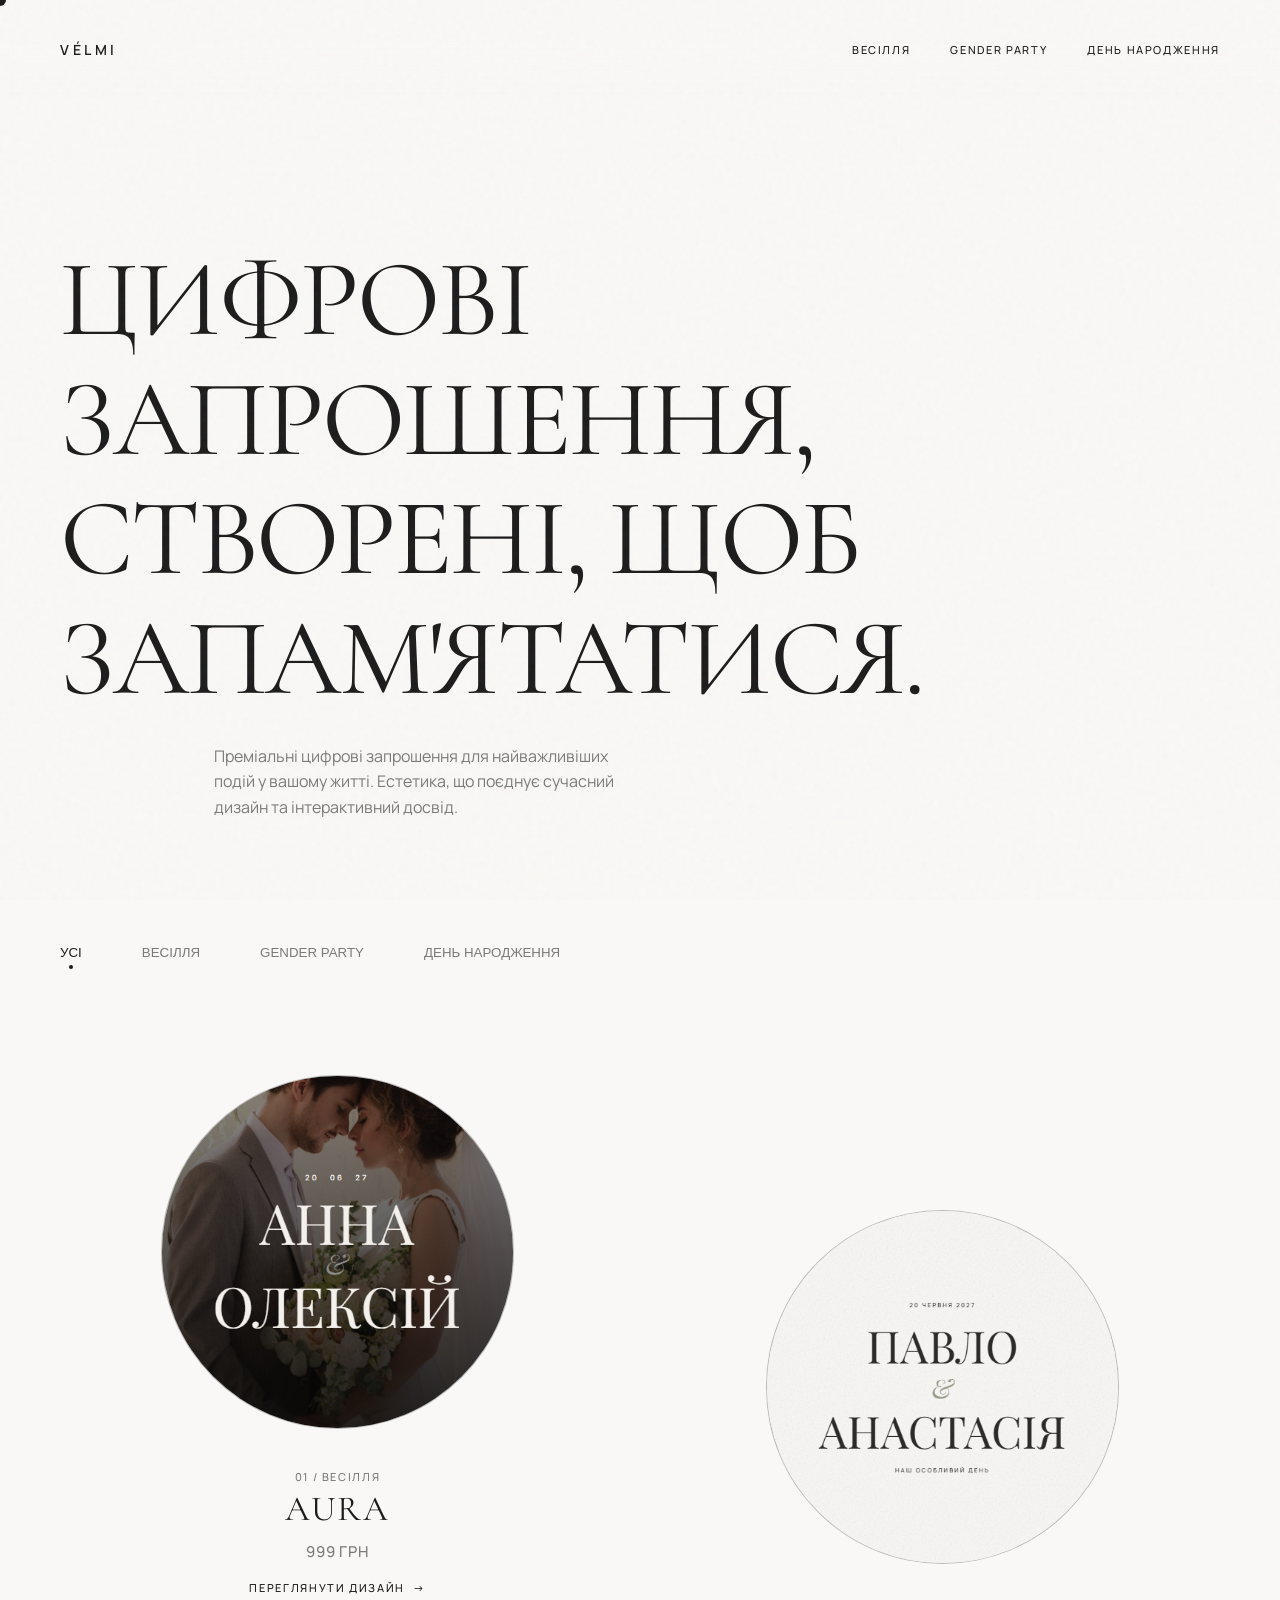
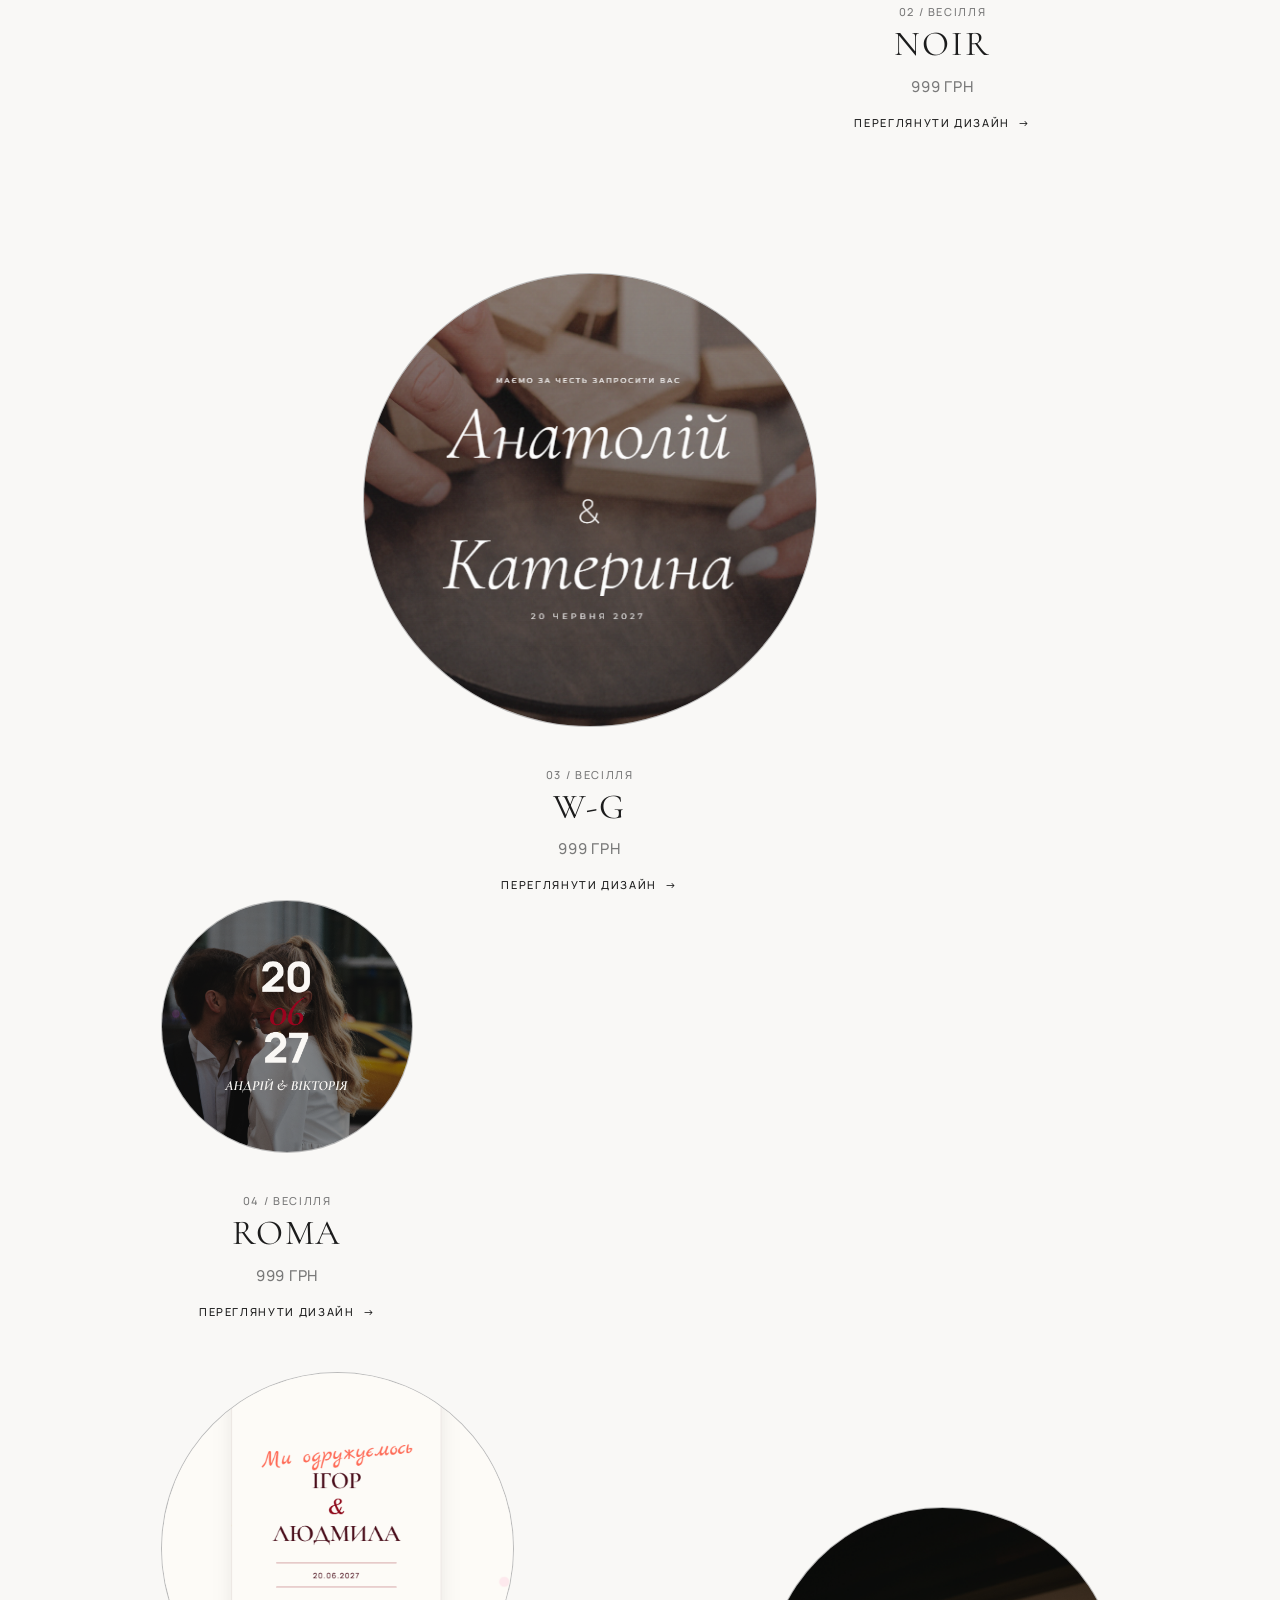
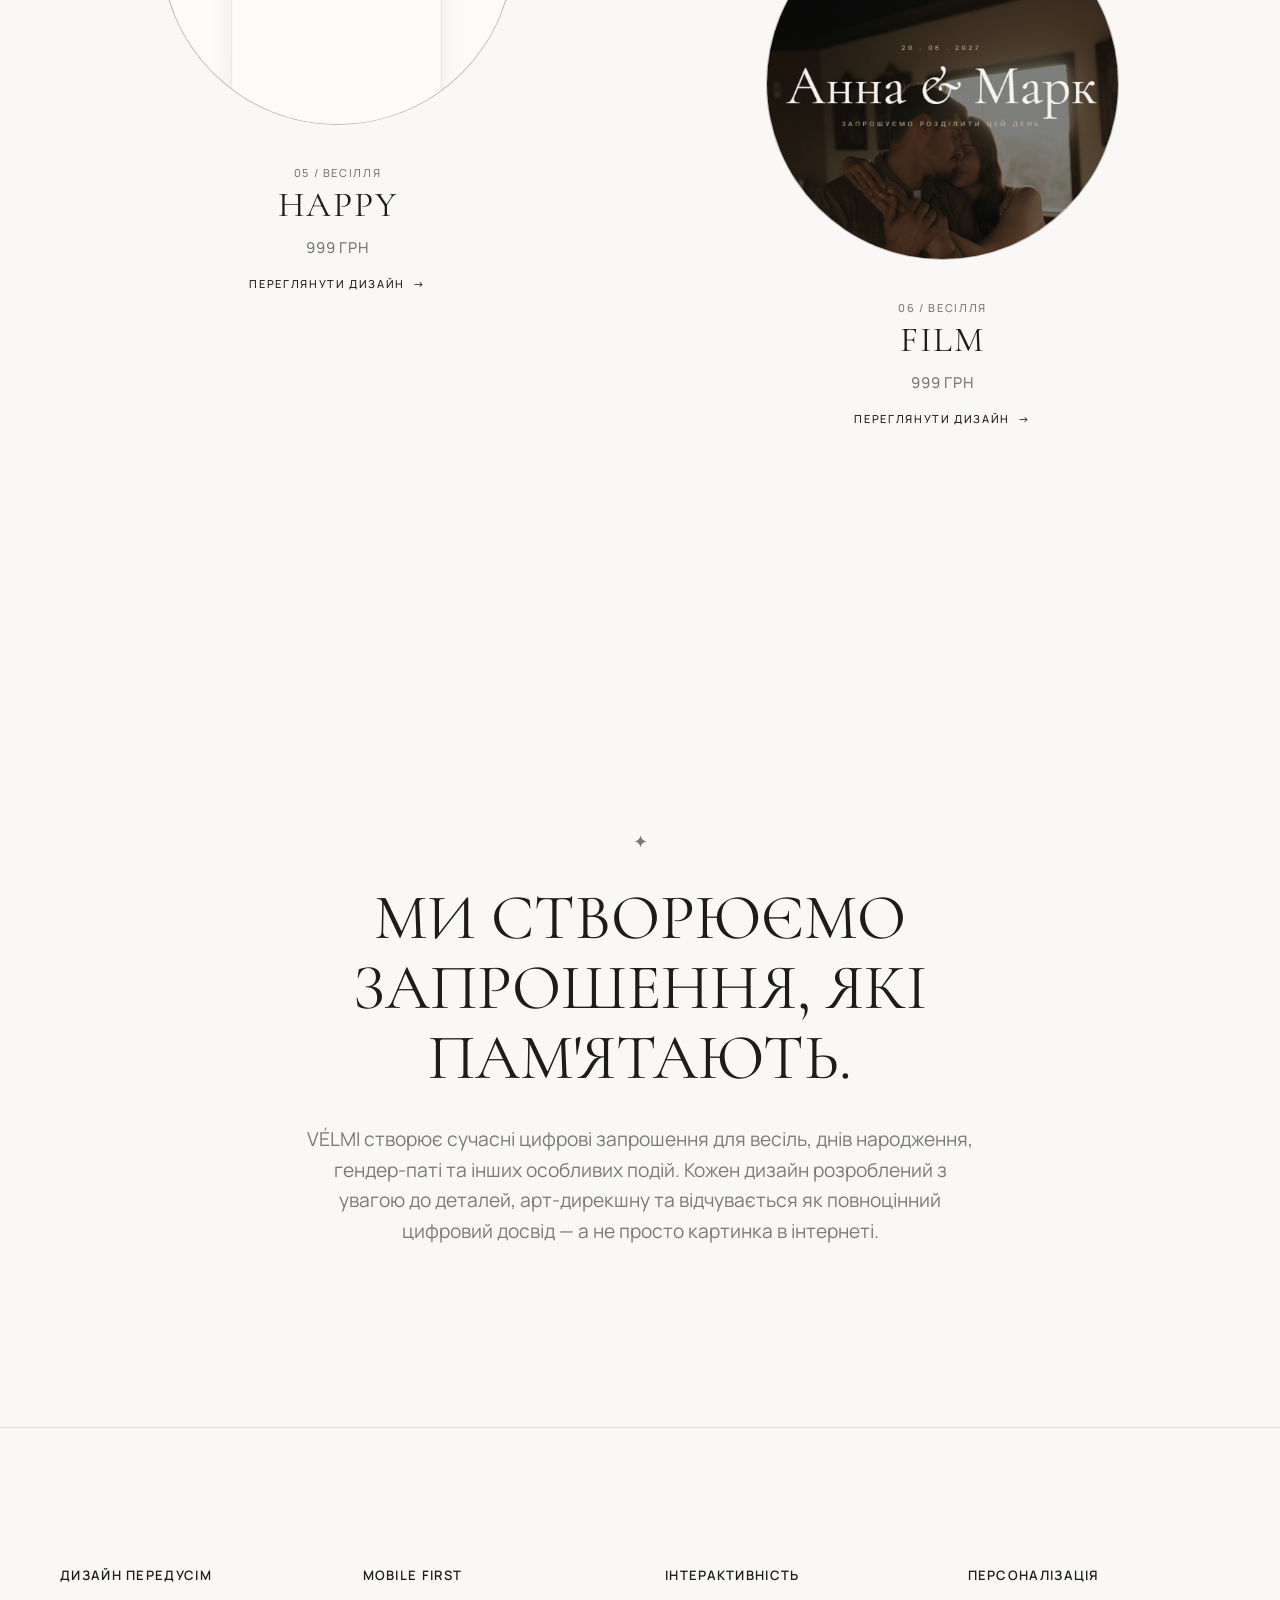
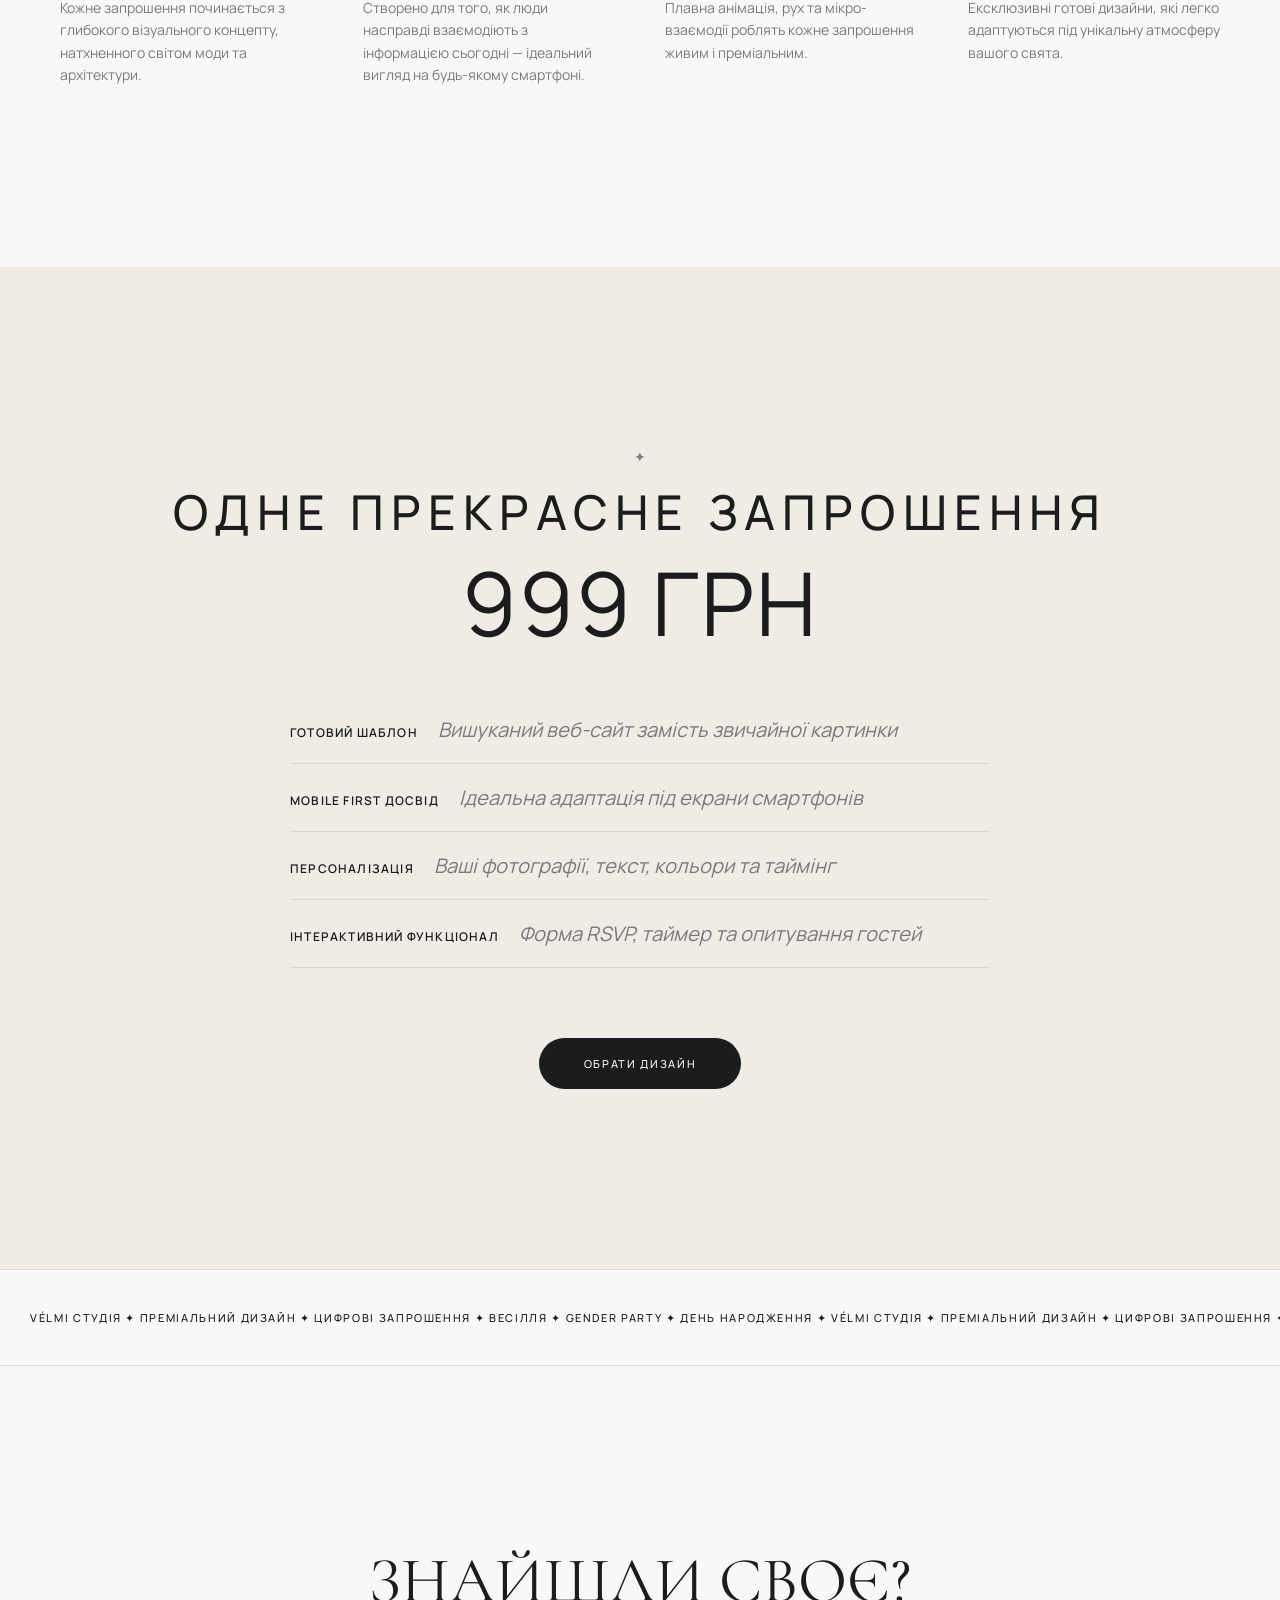
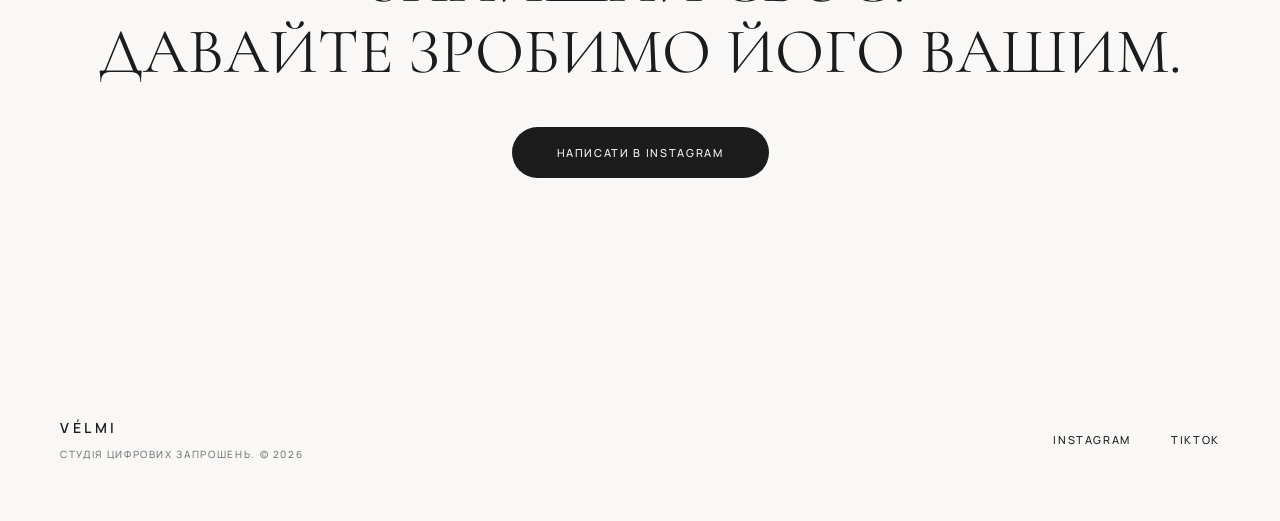
<file: index.html>
<!DOCTYPE html>
<html lang="uk">
<head>
    <meta charset="UTF-8">
    <meta name="viewport" content="width=device-width, initial-scale=1.0">
    <title>VÉLMI — Студія цифрових запрошень</title>
    
    <!-- Google Fonts -->
    <link rel="preconnect" href="https://fonts.googleapis.com">
    <link rel="preconnect" href="https://fonts.gstatic.com" crossorigin>
    <link href="https://fonts.googleapis.com/css2?family=Cormorant+Garamond:ital,wght@0,300;0,400;0,500;0,600;1,400;1,500&family=Manrope:wght@300;400;500;600&display=swap" rel="stylesheet">

    <!-- Підключення стилів -->
    <link rel="stylesheet" href="style.css">
</head>
<body>

    <!-- Custom Cursor -->
    <div class="custom-cursor" id="custom-cursor"></div>

    <!-- Header -->
    <header class="header" id="header">
        <a href="#" class="logo text-ui">VÉLMI</a>
        
        <!-- Меню для десктопу з плавним скролом до каталогу -->
        <nav class="header-nav text-ui">
            <a href="#" onclick="filterCatalogue(event, 'ВЕСІЛЛЯ')">ВЕСІЛЛЯ</a>
            <a href="#" onclick="filterCatalogue(event, 'GENDER PARTY')">GENDER PARTY</a>
            <a href="#" onclick="filterCatalogue(event, 'ДЕНЬ НАРОДЖЕННЯ')">ДЕНЬ НАРОДЖЕННЯ</a>
        </nav>
    </header>

    <!-- Hero -->
    <section class="hero">
        <h1 class="scroll-reveal">
            ЦИФРОВІ ЗАПРОШЕННЯ,<br>
            СТВОРЕНІ, ЩОБ<br>
            ЗАПАМ'ЯТАТИСЯ.
        </h1>
        <p class="scroll-reveal">Преміальні цифрові запрошення для найважливіших подій у вашому житті. Естетика, що поєднує сучасний дизайн та інтерактивний досвід.</p>
    </section>

    <!-- Filters -->
    <div class="filter-container scroll-reveal">
        <div class="filters text-ui" id="filters">
            <button class="filter-btn active" data-filter="УСІ">УСІ</button>
            <button class="filter-btn" data-filter="ВЕСІЛЛЯ">ВЕСІЛЛЯ</button>
            <button class="filter-btn" data-filter="GENDER PARTY">GENDER PARTY</button>
            <button class="filter-btn" data-filter="ДЕНЬ НАРОДЖЕННЯ">ДЕНЬ НАРОДЖЕННЯ</button>
        </div>
    </div>

    <!-- Catalogue Container -->
    <main class="catalogue" id="catalogue"></main>

    <!-- About Section -->
    <section class="section-padding about-section">
        <h2 class="scroll-reveal">МИ СТВОРЮЄМО ЗАПРОШЕННЯ, ЯКІ ПАМ'ЯТАЮТЬ.</h2>
        <p class="scroll-reveal">VÉLMI створює сучасні цифрові запрошення для весіль, днів народження, гендер-паті та інших особливих подій. Кожен дизайн розроблений з увагою до деталей, арт-дирекшну та відчувається як повноцінний цифровий досвід — а не просто картинка в інтернеті.</p>
    </section>

    <!-- Why VÉLMI -->
    <section class="section-padding why-section">
        <div class="why-grid">
            <div class="why-item scroll-reveal">
                <h3 class="text-ui">ДИЗАЙН ПЕРЕДУСІМ</h3>
                <p>Кожне запрошення починається з глибокого візуального концепту, натхненного світом моди та архітектури.</p>
            </div>
            <div class="why-item scroll-reveal">
                <h3 class="text-ui">MOBILE FIRST</h3>
                <p>Створено для того, як люди насправді взаємодіють з інформацією сьогодні — ідеальний вигляд на будь-якому смартфоні.</p>
            </div>
            <div class="why-item scroll-reveal">
                <h3 class="text-ui">ІНТЕРАКТИВНІСТЬ</h3>
                <p>Плавна анімація, рух та мікро-взаємодії роблять кожне запрошення живим і преміальним.</p>
            </div>
            <div class="why-item scroll-reveal">
                <h3 class="text-ui">ПЕРСОНАЛІЗАЦІЯ</h3>
                <p>Ексклюзивні готові дизайни, які легко адаптуються під унікальну атмосферу вашого свята.</p>
            </div>
        </div>
    </section>

    <!-- Pricing -->
    <section class="pricing-section scroll-reveal">
        <span class="accent-star" style="display:block; margin-bottom: 20px;">✦</span>
        <h2 class="text-ui">ОДНЕ ПРЕКРАСНЕ ЗАПРОШЕННЯ</h2>
        <div class="pricing-price">999 ГРН</div>
        
        <div class="premium-features-list">
            <div class="feature-row scroll-reveal">
                <span class="feature-name">ГОТОВИЙ ШАБЛОН</span>
                <span class="feature-desc">Вишуканий веб-сайт замість звичайної картинки</span>
            </div>
            <div class="feature-row scroll-reveal">
                <span class="feature-name">MOBILE FIRST ДОСВІД</span>
                <span class="feature-desc">Ідеальна адаптація під екрани смартфонів</span>
            </div>
            <div class="feature-row scroll-reveal">
                <span class="feature-name">ПЕРСОНАЛІЗАЦІЯ</span>
                <span class="feature-desc">Ваші фотографії, текст, кольори та таймінг</span>
            </div>
            <div class="feature-row scroll-reveal">
                <span class="feature-name">ІНТЕРАКТИВНИЙ ФУНКЦІОНАЛ</span>
                <span class="feature-desc">Форма RSVP, таймер та опитування гостей</span>
            </div>
        </div>

        <a href="#catalogue" class="cta-btn text-ui scroll-reveal">ОБРАТИ ДИЗАЙН</a>
    </section>

    <!-- Marquee Banner -->
    <div class="marquee-section">
        <div class="marquee-content text-ui">
            <span>VÉLMI СТУДІЯ ✦ ПРЕМІАЛЬНИЙ ДИЗАЙН ✦ ЦИФРОВІ ЗАПРОШЕННЯ ✦ ВЕСІЛЛЯ ✦ GENDER PARTY ✦ ДЕНЬ НАРОДЖЕННЯ ✦ VÉLMI СТУДІЯ ✦ ПРЕМІАЛЬНИЙ ДИЗАЙН ✦ ЦИФРОВІ ЗАПРОШЕННЯ ✦ ВЕСІЛЛЯ ✦ GENDER PARTY ✦ ДЕНЬ НАРОДЖЕННЯ ✦</span>
            <span>VÉLMI СТУДІЯ ✦ ПРЕМІАЛЬНИЙ ДИЗАЙН ✦ ЦИФРОВІ ЗАПРОШЕННЯ ✦ ВЕСІЛЛЯ ✦ GENDER PARTY ✦ ДЕНЬ НАРОДЖЕННЯ ✦ VÉLMI СТУДІЯ ✦ ПРЕМІАЛЬНИЙ ДИЗАЙН ✦ ЦИФРОВІ ЗАПРОШЕННЯ ✦ ВЕСІЛЛЯ ✦ GENDER PARTY ✦ ДЕНЬ НАРОДЖЕННЯ ✦</span>
        </div>
    </div>

    <!-- Bottom CTA -->
    <section class="bottom-cta">
        <h2 class="scroll-reveal">ЗНАЙШЛИ СВОЄ?<br>ДАВАЙТЕ ЗРОБИМО ЙОГО ВАШИМ.</h2>
        <a href="https://instagram.com/velmi.invite" target="_blank" class="cta-btn text-ui scroll-reveal">НАПИСАТИ В INSTAGRAM</a>
    </section>

    <!-- Footer -->
    <footer class="footer text-ui">
        <div>
            <div class="logo" style="margin-bottom: 10px;">VÉLMI</div>
            <div style="color: var(--text-secondary); font-size: 10px;">Студія цифрових запрошень. © 2026</div>
        </div>
        <div class="footer-links">
            <a href="https://instagram.com/velmi.invite" target="_blank" class="hover-effect" style="overflow: hidden;">INSTAGRAM</a>
            <a href="#" target="_blank" class="hover-effect" style="overflow: hidden;">TIKTOK</a>
        </div>
    </footer>

    <!-- Підключення скриптів -->
    <script src="script.js"></script>
</body>
</html>
</file>
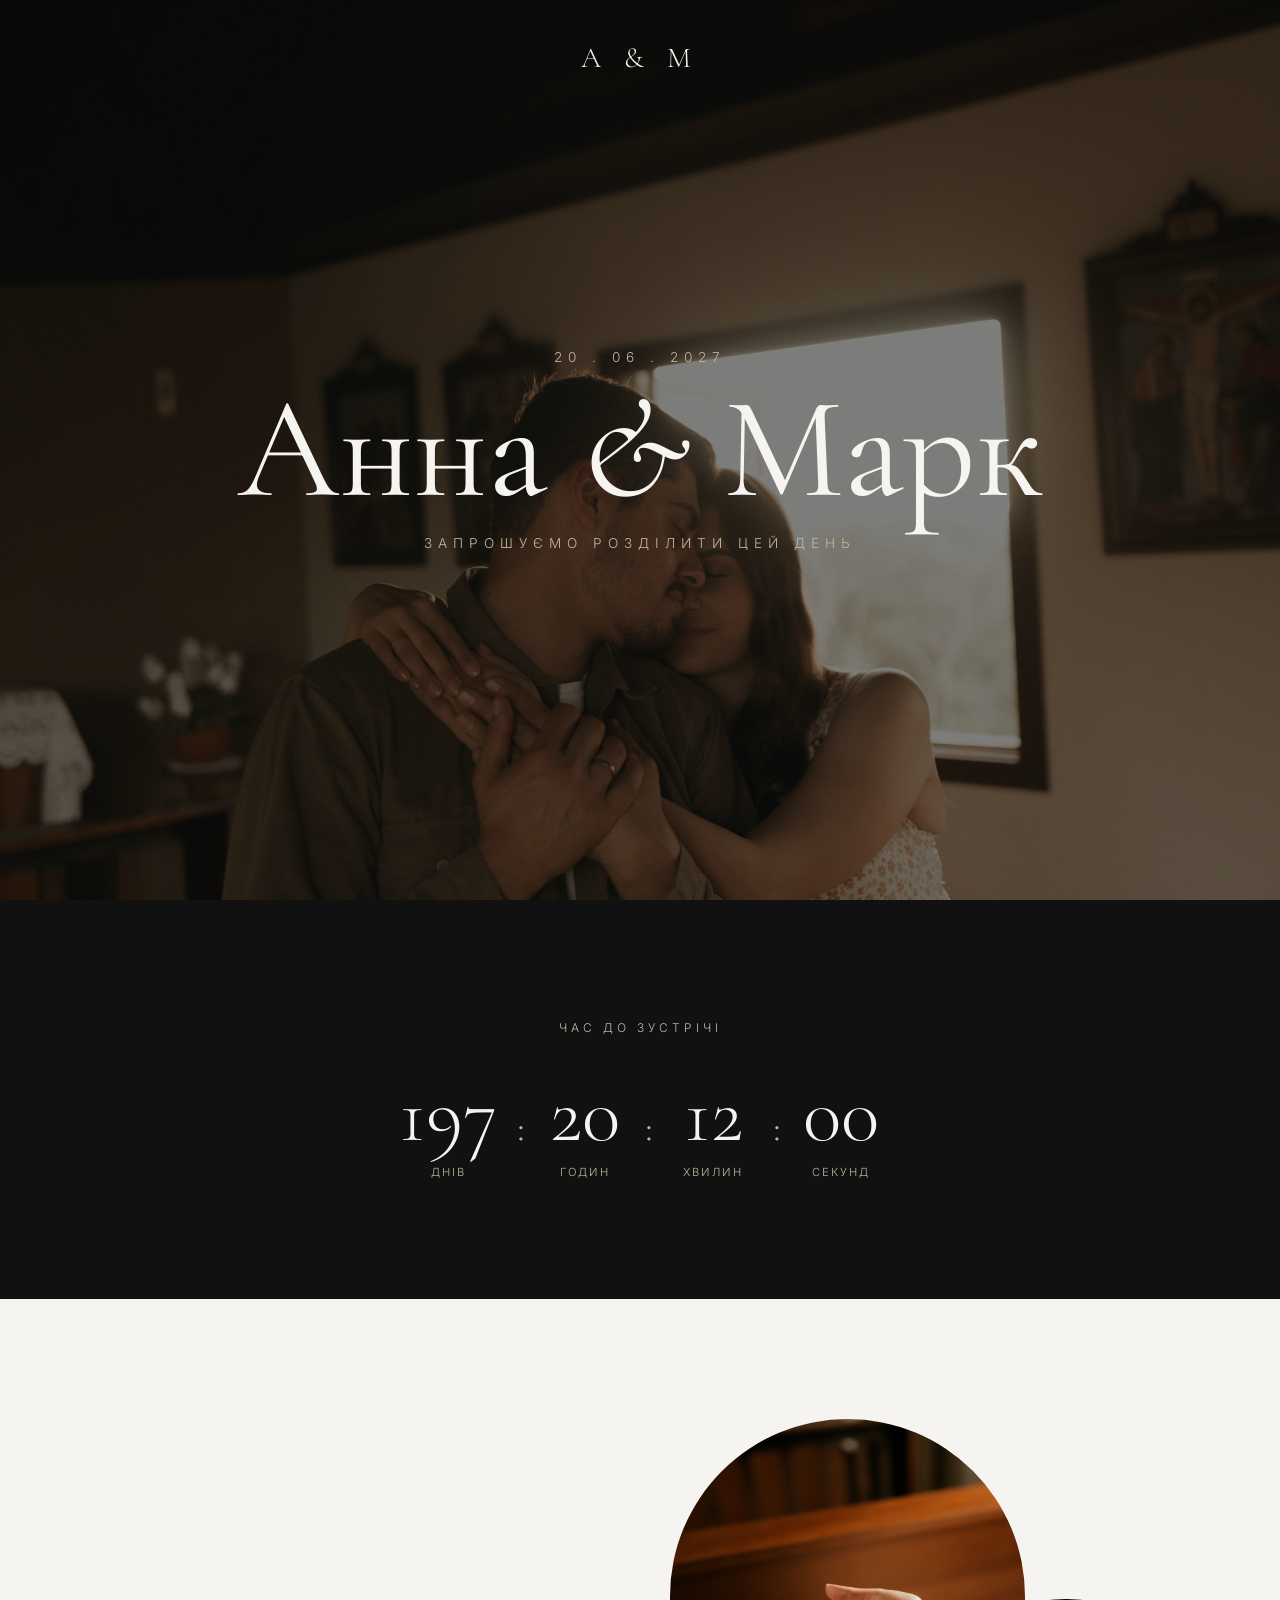
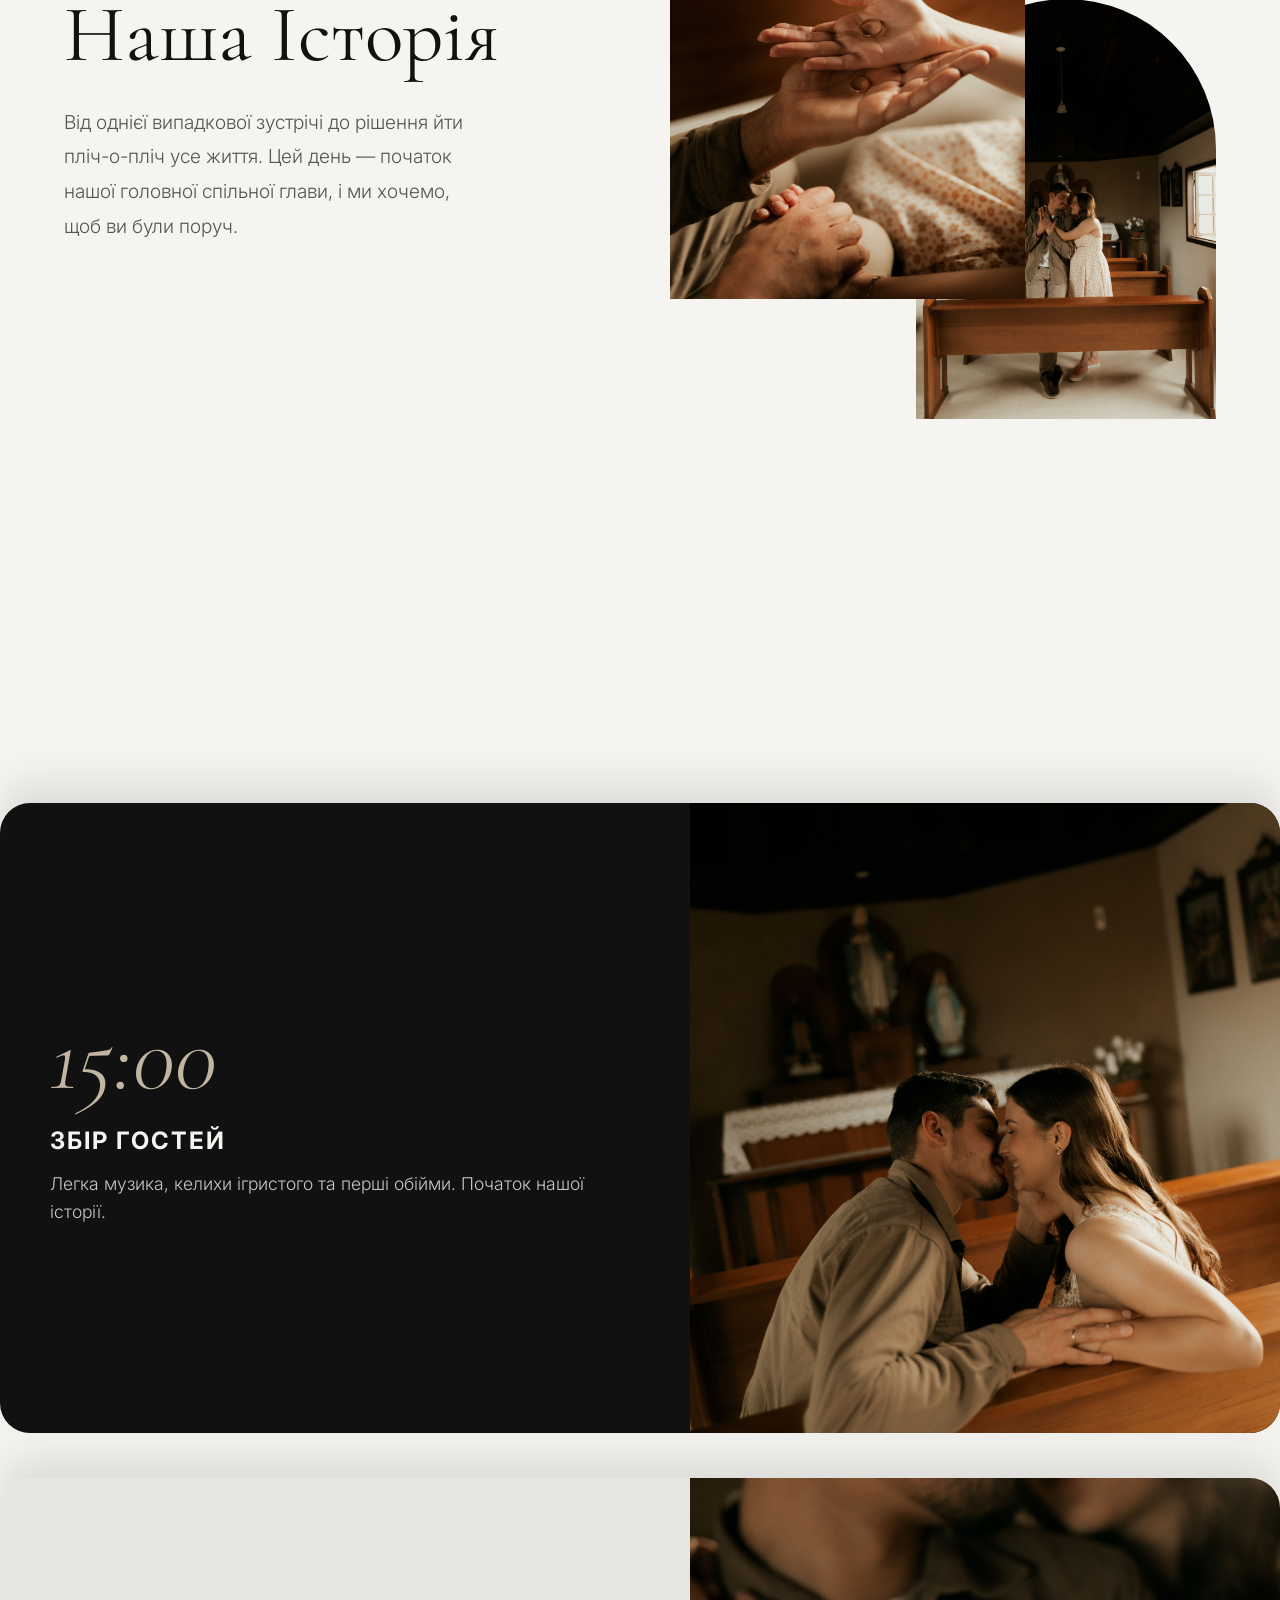
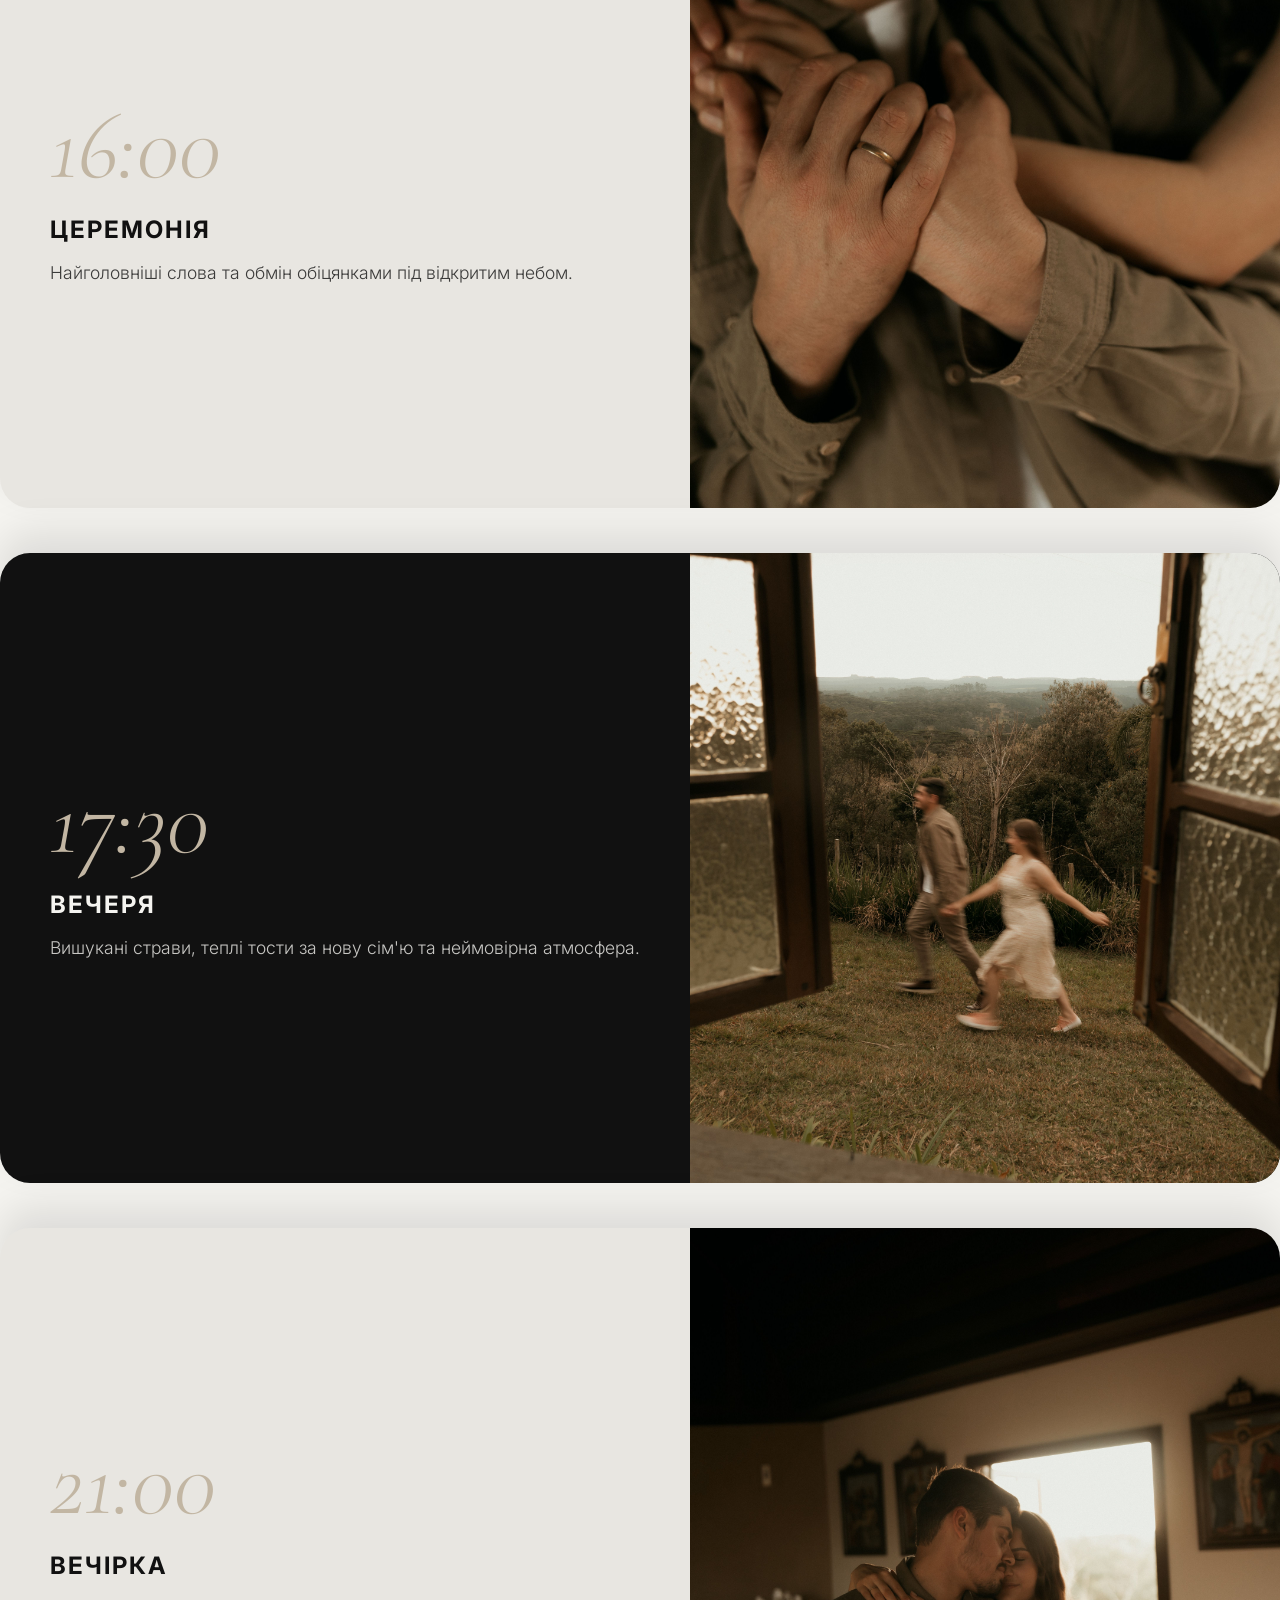
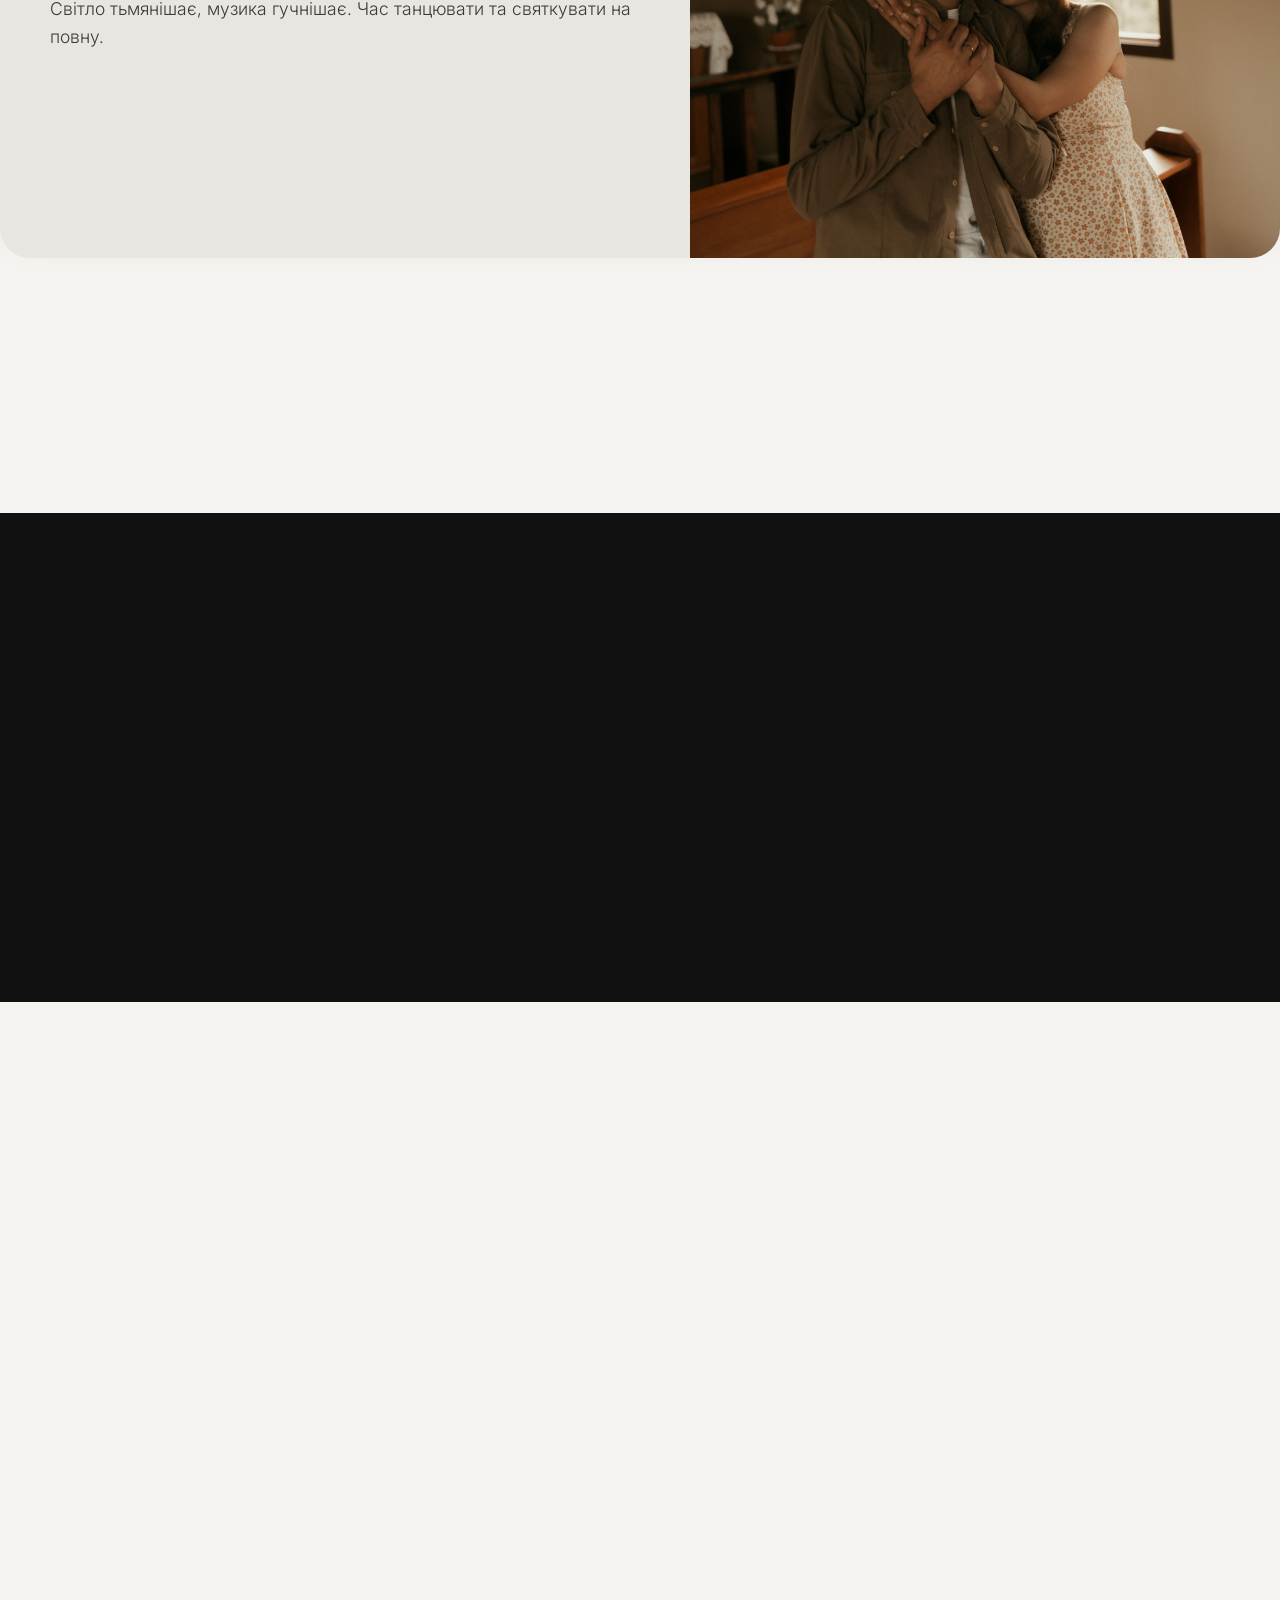
<file: film.html>
<!DOCTYPE html>
<html lang="uk">
<head>
    <meta charset="UTF-8">
    <meta name="viewport" content="width=device-width, initial-scale=1.0">
    <title>Анна & Марк — Наше Весілля</title>
    
    <link rel="preconnect" href="https://fonts.googleapis.com">
    <link rel="preconnect" href="https://fonts.gstatic.com" crossorigin>
    <link href="https://fonts.googleapis.com/css2?family=Cormorant+Garamond:ital,wght@0,300;0,400;0,500;0,600;1,400&family=Inter:wght@200;300;400&display=swap" rel="stylesheet">
    
    <link rel="stylesheet" href="film.css">
</head>
<body>
    
    <!-- Cinematic Preloader -->
    <div id="preloader" class="preloader">
        <h2 class="preloader-text">А & М</h2>
    </div>

    <!-- Header -->
    <header class="header">
        <div class="logo fade-in">А & М</div>
    </header>

    <main>
        <!-- Hero Section -->
        <section class="hero">
            <div class="hero-bg">
                <img src="photo_7_6.jpg" alt="Анна та Марк" class="hero-img" id="hero-parallax">
                <div class="hero-overlay"></div>
            </div>
            <div class="hero-content">
                <p class="hero-date fade-in delay-1">20 . 06 . 2027</p>
                <h1 class="hero-title fade-in delay-2">Анна <span class="italic">&</span> Марк</h1>
                <p class="hero-subtitle fade-in delay-3">Запрошуємо розділити цей день</p>
            </div>
        </section>

        <!-- Timer Section -->
        <section class="timer-section section-padding dark-bg">
            <div class="container text-center reveal">
                <p class="section-label">ЧАС ДО ЗУСТРІЧІ</p>
                <div class="timer-grid">
                    <div class="t-box"><span id="days">00</span><p>Днів</p></div>
                    <div class="t-sep">:</div>
                    <div class="t-box"><span id="hours">00</span><p>Годин</p></div>
                    <div class="t-sep">:</div>
                    <div class="t-box"><span id="minutes">00</span><p>Хвилин</p></div>
                    <div class="t-sep d-mobile-none">:</div>
                    <div class="t-box d-mobile-none"><span id="seconds">00</span><p>Секунд</p></div>
                </div>
            </div>
        </section>

        <!-- Story Section -->
        <section class="story-section section-padding light-bg">
            <div class="container">
                <div class="story-layout">
                    <div class="story-text reveal">
                        <h2 class="section-title">Наша Історія</h2>
                        <p>Від однієї випадкової зустрічі до рішення йти пліч-о-пліч усе життя. Цей день — початок нашої головної спільної глави, і ми хочемо, щоб ви були поруч.</p>
                    </div>
                    <div class="story-images">
                        <!-- Повернуто ефект img-reveal -->
                        <div class="img-wrap img-1 img-reveal delay-1">
                            <img src="photo_2_6.jpg" alt="Історія">
                        </div>
                        <div class="img-wrap img-2 img-reveal delay-2">
                            <img src="photo_3_6.jpg" alt="Історія">
                        </div>
                    </div>
                </div>
            </div>
        </section>

        <!-- INCREDIBLE TIMELINE (Sticky Cards) -->
        <section class="timeline-section section-padding light-bg">
            <div class="container text-center reveal">
                <h2 class="section-title mb-5">Як пройде день</h2>
            </div>
            
            <div class="sticky-container">
                <div class="sticky-card dark-card">
                    <div class="card-content">
                        <div class="card-time">15:00</div>
                        <div class="card-info">
                            <h3>Збір гостей</h3>
                            <p>Легка музика, келихи ігристого та перші обійми. Початок нашої історії.</p>
                        </div>
                    </div>
                    <div class="card-img-wrap"><img src="photo_4_6.jpg" alt="Збір"></div>
                </div>
                
                <div class="sticky-card light-card">
                    <div class="card-content">
                        <div class="card-time">16:00</div>
                        <div class="card-info">
                            <h3>Церемонія</h3>
                            <p>Найголовніші слова та обмін обіцянками під відкритим небом.</p>
                        </div>
                    </div>
                    <div class="card-img-wrap"><img src="photo_5_6.jpg" alt="Церемонія"></div>
                </div>
                
                <div class="sticky-card dark-card">
                    <div class="card-content">
                        <div class="card-time">17:30</div>
                        <div class="card-info">
                            <h3>Вечеря</h3>
                            <p>Вишукані страви, теплі тости за нову сім'ю та неймовірна атмосфера.</p>
                        </div>
                    </div>
                    <div class="card-img-wrap"><img src="photo_6_6.jpg" alt="Вечеря"></div>
                </div>

                <div class="sticky-card light-card">
                    <div class="card-content">
                        <div class="card-time">21:00</div>
                        <div class="card-info">
                            <h3>Вечірка</h3>
                            <p>Світло тьмянішає, музика гучнішає. Час танцювати та святкувати на повну.</p>
                        </div>
                    </div>
                    <div class="card-img-wrap"><img src="photo_7_6.jpg" alt="Вечірка"></div>
                </div>
            </div>
        </section>

        <!-- NEW EDITORIAL LOCATION -->
        <section class="location-section section-padding dark-bg">
            <div class="container">
                <div class="location-premium-layout">
                    <div class="loc-left reveal">
                        <p class="section-label mb-4">МІСЦЕ ПРОВЕДЕННЯ</p>
                        <h2 class="loc-huge">ARTSPACE<br><span class="italic">Gallery</span></h2>
                    </div>
                    <div class="loc-right reveal delay-2">
                        <div class="loc-line"></div>
                        <p class="loc-desc">Стильний мінімалістичний простір у самому серці міста, створений для особливих моментів.</p>
                        <p class="loc-address-text">ВУЛ. ЦЕНТРАЛЬНА, 12, М. КИЇВ</p>
                        <a href="#" class="premium-btn">ВІДКРИТИ МАРШРУТ</a>
                    </div>
                </div>
            </div>
        </section>

        <!-- DRESS CODE (Flex Accordion) -->
        <section class="dresscode-section section-padding light-bg">
            <div class="container text-center reveal mb-5">
                <h2 class="section-title">Дрес-код</h2>
                <p class="dc-subtitle">Елегантний монохром. Оберіть один із цих відтінків для вашого образу.</p>
            </div>
            
            <div class="accordion-container reveal delay-1">
                <div class="accordion-panel" style="background-color: #1A1A1A;">
                    <div class="panel-content"><h3 style="color: #FFF;">ЧОРНИЙ</h3></div>
                </div>
                <div class="accordion-panel" style="background-color: #E8E6E1;">
                    <div class="panel-content"><h3 style="color: #1A1A1A;">ПЕРЛИННИЙ</h3></div>
                </div>
                <div class="accordion-panel" style="background-color: #4A4A4A;">
                    <div class="panel-content"><h3 style="color: #FFF;">ГРАФІТ</h3></div>
                </div>
                <div class="accordion-panel" style="background-color: #B5B0A1;">
                    <div class="panel-content"><h3 style="color: #1A1A1A;">БЕЖ</h3></div>
                </div>
            </div>
        </section>

        <!-- RSVP Form (FIXED LAYOUT) -->
        <section class="rsvp-section section-padding dark-bg">
            <div class="container rsvp-container reveal">
                
                <!-- Step 1: Main Info -->
                <div id="rsvp-step-1" class="rsvp-step active">
                    <h2 class="section-title text-center mb-2">Присутність</h2>
                    <p class="section-label text-center mb-5">ПІДТВЕРДІТЬ ДО 1 ТРАВНЯ</p>
                    
                    <form id="form-step-1" class="premium-form" novalidate>
                        <div class="input-group">
                            <input type="text" id="guest-name" name="guest-name" required placeholder=" ">
                            <label>Ваше ім'я та прізвище</label>
                            <span class="error-msg">Будь ласка, введіть ваше ім'я</span>
                        </div>
                        
                        <div class="radio-group mt-4">
                            <label class="radio-box">
                                <input type="radio" name="attendance" value="yes" required>
                                <span>Я буду</span>
                            </label>
                            <label class="radio-box">
                                <input type="radio" name="attendance" value="no" required>
                                <span>Не зможу</span>
                            </label>
                        </div>
                        <p class="error-msg text-center mt-2" id="attendance-error" style="display: none;">Оберіть, чи будете ви присутні</p>

                        <div id="extra-guests" class="hidden-content">
                            <div class="input-group mt-4">
                                <select id="guest-count">
                                    <option value="" disabled selected>З ким ви будете?</option>
                                    <option value="alone">Буду сам/сама</option>
                                    <option value="partner">З парою (+1)</option>
                                    <option value="family">З сім'єю</option>
                                </select>
                            </div>
                            <div class="input-group mt-4" id="partner-name-group" style="display: none;">
                                <input type="text" id="partner-name" placeholder=" ">
                                <label>Ім'я вашої пари / сім'ї</label>
                                <span class="error-msg" id="partner-error">Введіть ім'я</span>
                            </div>
                        </div>
                        
                        <button type="submit" class="premium-btn full-width mt-5">ПРОДОВЖИТИ</button>
                    </form>
                </div>

                <!-- Step 2: Drinks & Food -->
                <div id="rsvp-step-2" class="rsvp-step">
                    <h2 class="section-title text-center mb-2">Деталі</h2>
                    <p class="section-label text-center mb-5">ЩОБ ВЕЧІР БУВ ІДЕАЛЬНИМ</p>
                    
                    <form id="form-step-2" class="premium-form">
                        <h3 class="form-heading">Що ви будете пити?</h3>
                        <div class="checkbox-group mb-5">
                            <label class="check-box"><input type="checkbox" value="Ігристе"><span>Ігристе</span></label>
                            <label class="check-box"><input type="checkbox" value="Біле вино"><span>Біле вино</span></label>
                            <label class="check-box"><input type="checkbox" value="Червоне"><span>Червоне вино</span></label>
                            <label class="check-box"><input type="checkbox" value="Міцне"><span>Міцний алкоголь</span></label>
                            <label class="check-box"><input type="checkbox" value="Коктейлі"><span>Коктейлі</span></label>
                            <label class="check-box"><input type="checkbox" value="Б/А"><span>Безалкогольне</span></label>
                        </div>
                        
                        <div class="input-group">
                            <input type="text" id="allergies" placeholder=" ">
                            <label>Алергії або особливості харчування</label>
                        </div>
                        
                        <button type="submit" class="premium-btn full-width mt-5">НАДІСЛАТИ ВІДПОВІДЬ</button>
                    </form>
                </div>

                <!-- Step 3: Success -->
                <div id="rsvp-success" class="rsvp-step text-center">
                    <h2 class="section-title mb-3">Дякуємо!</h2>
                    <p id="success-msg" style="color: #C2B6A3; font-size: 1.1rem; font-weight: 300;">Вашу відповідь збережено.<br>З нетерпінням чекаємо на зустріч!</p>
                </div>

            </div>
        </section>

        <!-- Footer -->
        <footer class="footer dark-bg text-center reveal">
            <h2 class="logo mb-2">А & М</h2>
            <p class="section-label">20 . 06 . 2027</p>
        </footer>
    </main>

    <script src="film.js"></script>
</body>
</html>
</file>
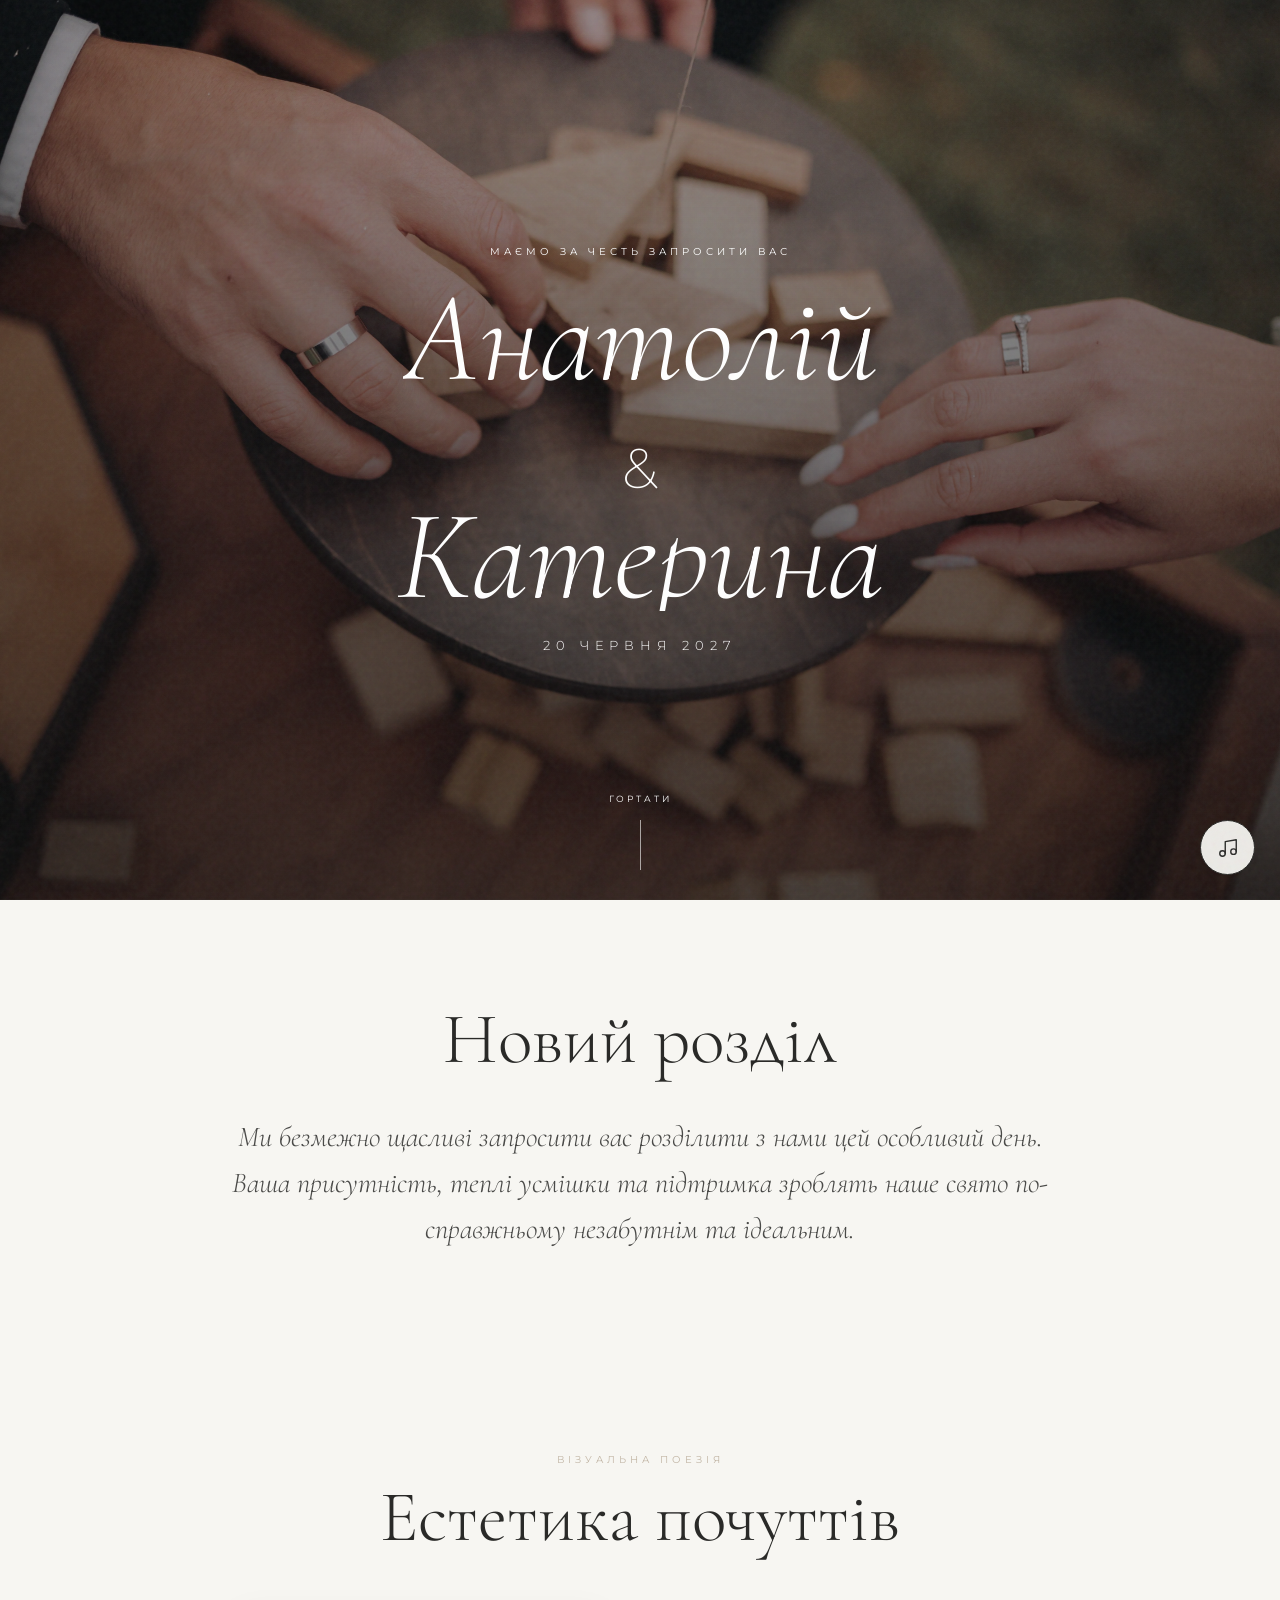
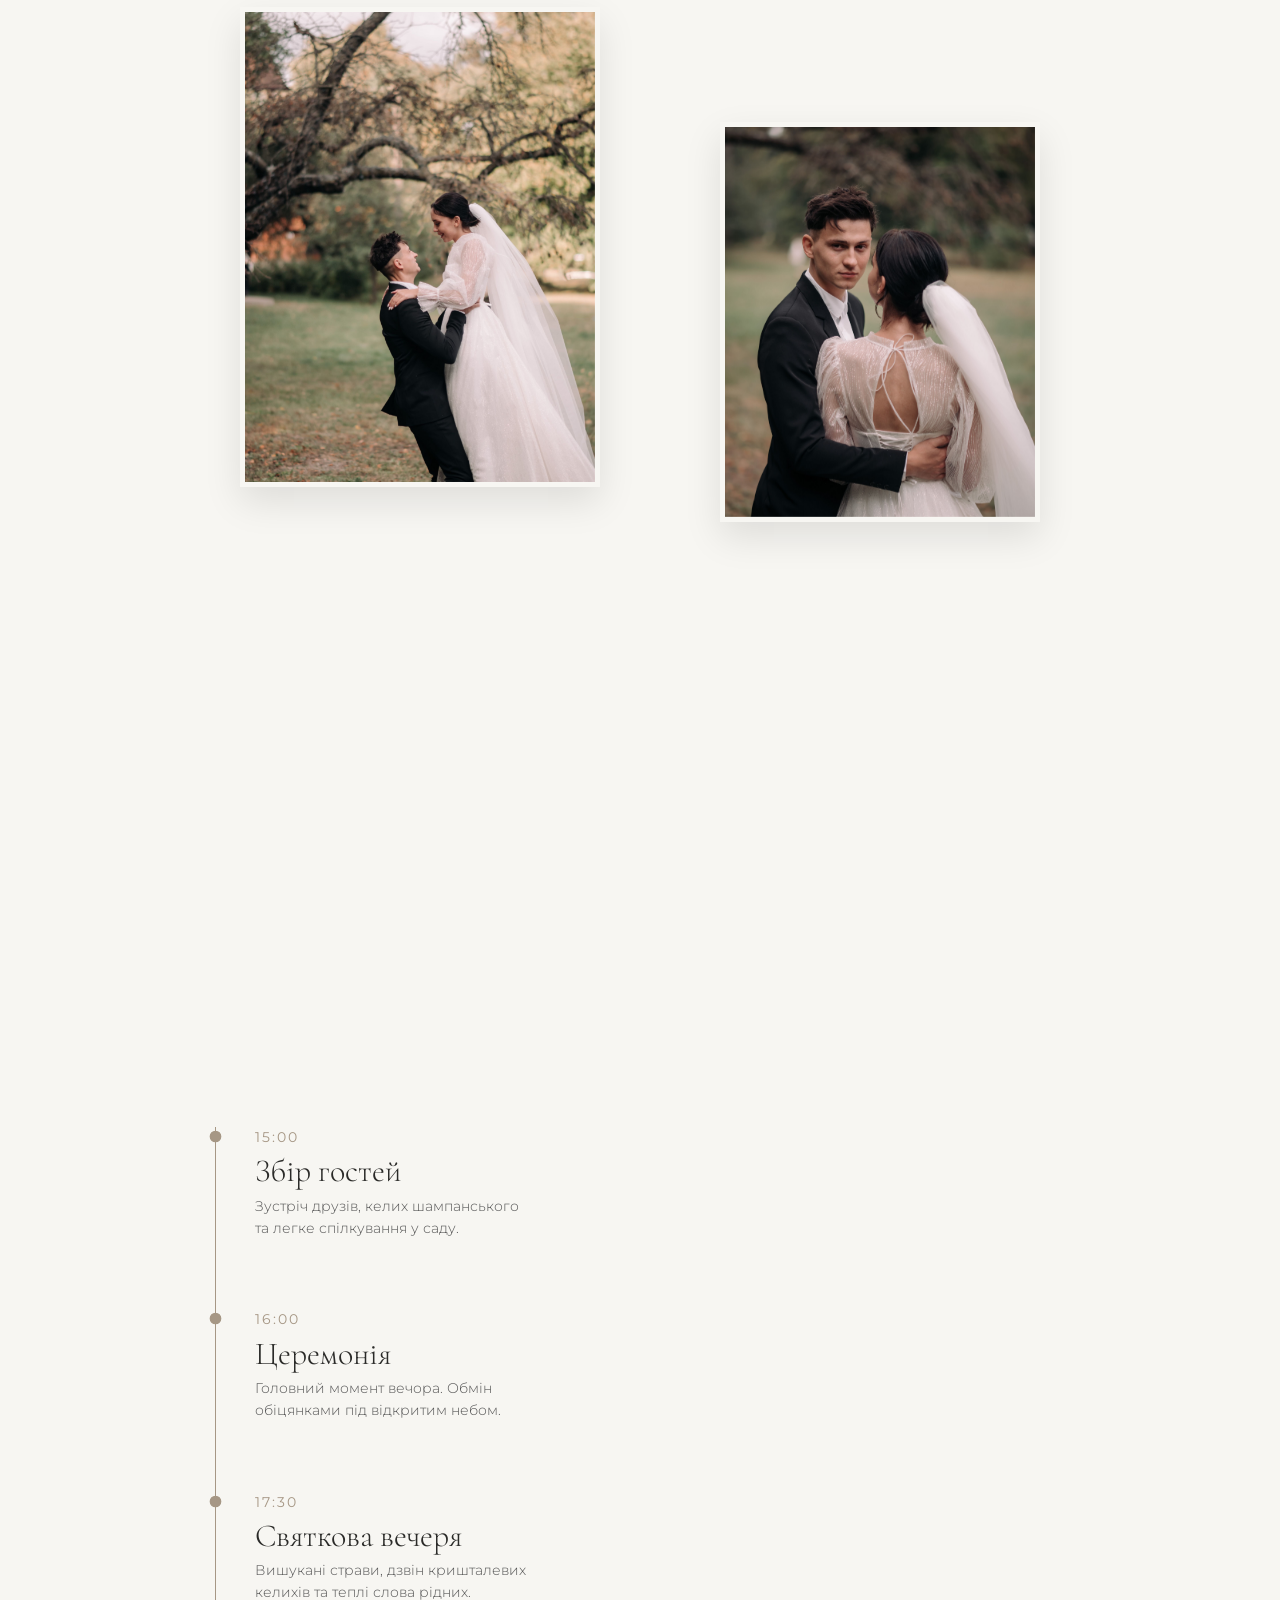
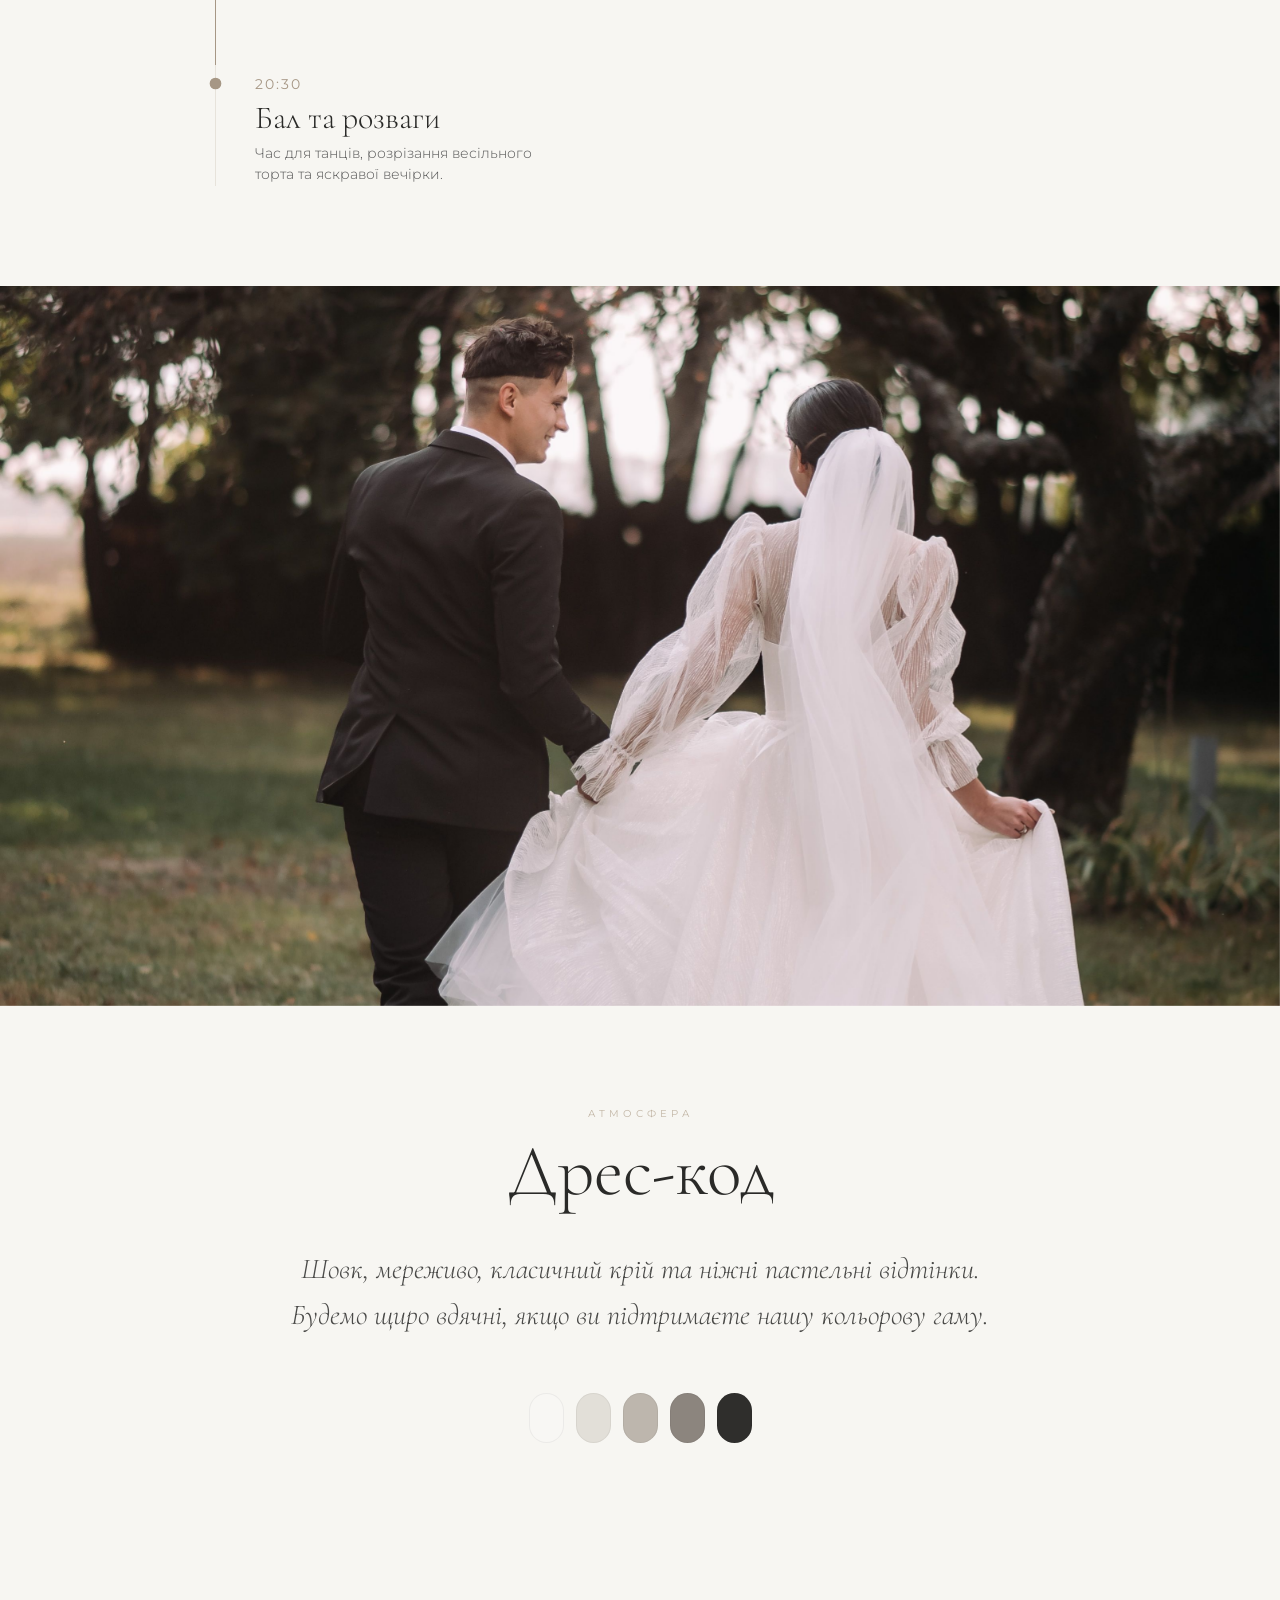
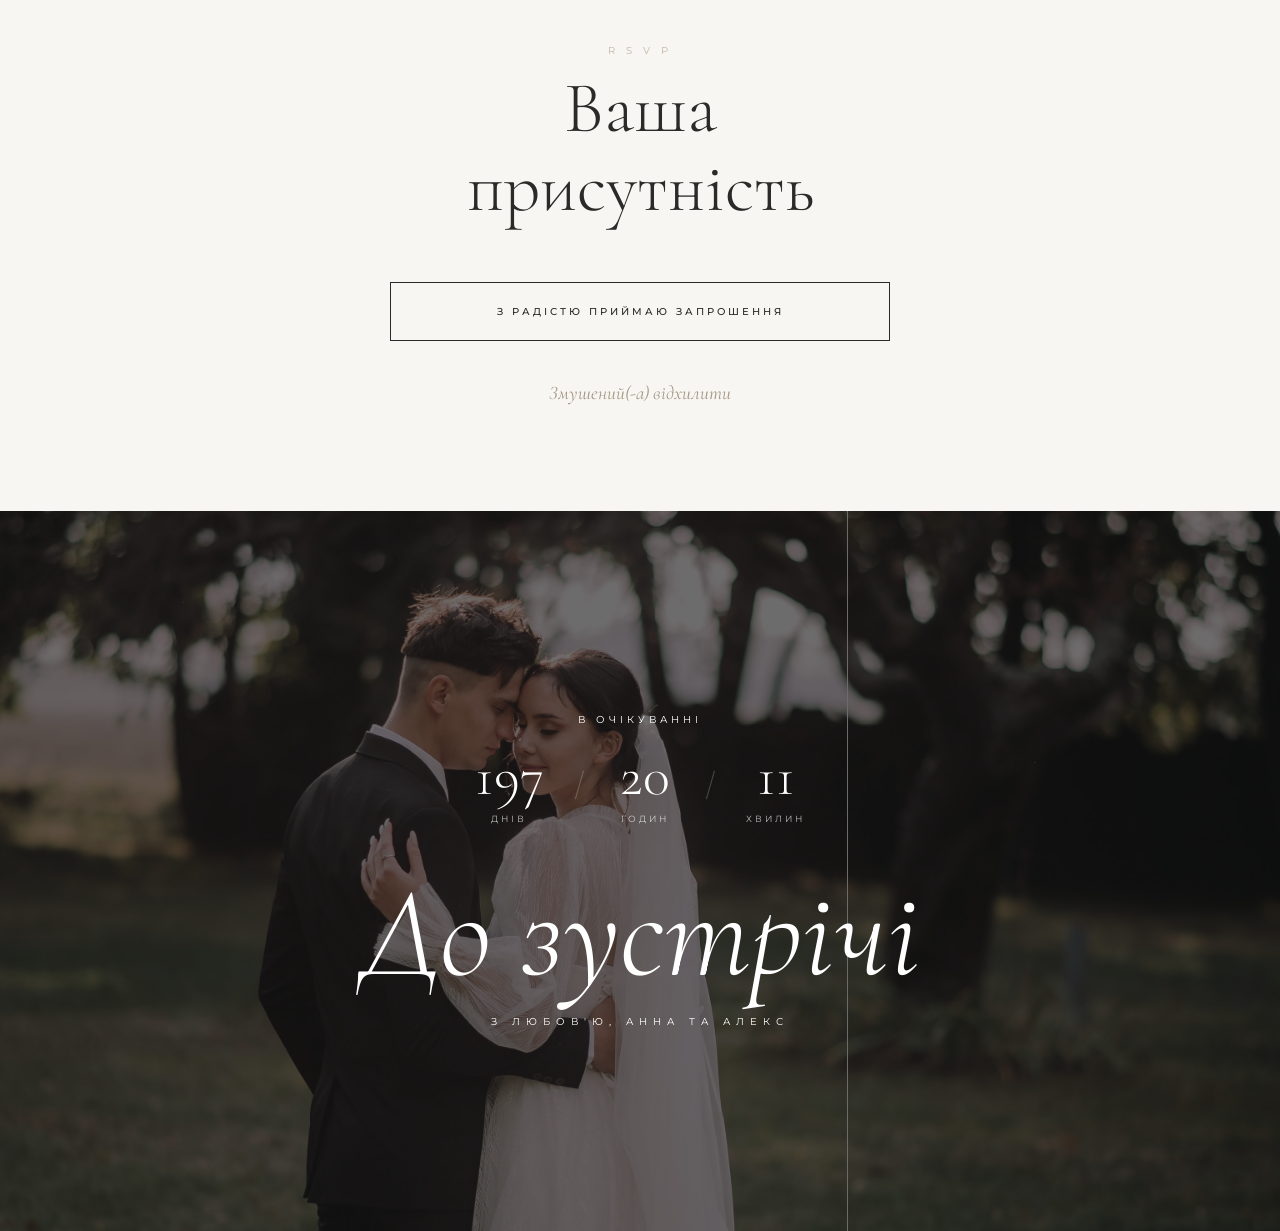
<file: w-g.html>
<!DOCTYPE html>
<html lang="uk">
<head>
    <meta charset="UTF-8">
    <meta name="viewport" content="width=device-width, initial-scale=1.0, maximum-scale=1.0, user-scalable=no">
    <title>Анатолій & Катерина | Premium Experience</title>
    <link rel="preconnect" href="https://fonts.googleapis.com">
    <link rel="preconnect" href="https://fonts.gstatic.com" crossorigin>
    <link href="https://fonts.googleapis.com/css2?family=Cormorant+Garamond:ital,wght@0,300;0,400;0,500;1,300;1,400&family=Montserrat:wght@200;300;400&display=swap" rel="stylesheet">
    <link rel="stylesheet" href="w-g.css">
</head>
<body>

    <div class="film-grain"></div>

    <!-- ГОЛОВНИЙ ЕКРАН -->
    <section class="hero">
        <div class="hero-bg fade-in-fast">
            <img src="photo_1_3.jpg" alt="Анатолій та катерина" class="ken-burns">
            <div class="hero-overlay"></div>
        </div>
        
        <div class="hero-inner">
            <div class="blur-reveal delay-1">
                <p class="micro-label text-white">МАЄМО ЗА ЧЕСТЬ ЗАПРОСИТИ ВАС</p>
            </div>
            
            <h1 class="editorial-title text-white">
                <span class="stagger-up"><span class="mask-inner italic-text delay-2">Анатолій</span></span>
                <span class="stagger-up"><span class="mask-inner ampersand delay-3">&</span></span>
                <span class="stagger-up"><span class="mask-inner italic-text delay-4">Катерина</span></span>
            </h1>
            
            <div class="blur-reveal delay-5">
                <p class="hero-date text-white">20 ЧЕРВНЯ 2027</p>
            </div>
        </div>
        
        <div class="elegant-scroll blur-reveal delay-6">
            <span class="scroll-text text-white">Гортати</span>
            <div class="scroll-line"></div>
        </div>
    </section>

    <!-- ЛИСТ -->
    <section class="letter section-spacing">
        <div class="container text-center">
            <div class="blur-reveal">
                <h2 class="section-title">Новий розділ</h2>
            </div>
            <div class="blur-reveal delay-1 mt-4">
                <p class="editorial-text">
                    Ми безмежно щасливі запросити вас розділити з нами цей особливий день. 
                    Ваша присутність, теплі усмішки та підтримка зроблять наше свято 
                    по-справжньому незабутнім та ідеальним.
                </p>
            </div>
        </div>
    </section>

    <!-- ГАЛЕРЕЯ (100% стабільна анімація fade-up) -->
    <section class="gallery section-spacing">
        <div class="container">
            <div class="blur-reveal text-center mb-5">
                <p class="micro-label">ВІЗУАЛЬНА ПОЕЗІЯ</p>
                <h2 class="section-title mt-2">Естетика почуттів</h2>
            </div>
            
            <div class="moodboard-wrapper mt-5">
                <div class="mood-item mood-img-1 fade-up">
                    <img src="photo_2_3.jpg" alt="Моменти" class="ken-burns">
                </div>
                
                <div class="mood-item mood-img-2 fade-up delay-1">
                    <img src="photo_3_3.jpg" alt="Деталі" class="ken-burns">
                </div>
                
                <div class="mood-item mood-img-3 fade-up delay-2">
                    <img src="photo_4_3.jpg" alt="Любов" class="ken-burns">
                </div>
            </div>
        </div>
    </section>

    <!-- ЖИВИЙ ТАЙМЛАЙН -->
    <section class="timeline section-spacing" id="timeline-section">
        <div class="container">
            <div class="blur-reveal text-center">
                <p class="micro-label">СЦЕНАРІЙ СВЯТА</p>
                <h2 class="section-title mt-2">Хроніка дня</h2>
            </div>
            
            <div class="live-timeline mt-5">
                <div class="timeline-track">
                    <div class="timeline-progress" id="timeline-progress"></div>
                </div>
                
                <div class="time-node">
                    <div class="node-dot"><div class="pulse-ring"></div></div>
                    <div class="node-content">
                        <h3 class="time-num">15:00</h3>
                        <h4 class="time-title">Збір гостей</h4>
                        <p class="time-desc">Зустріч друзів, келих шампанського та легке спілкування у саду.</p>
                    </div>
                </div>

                <div class="time-node">
                    <div class="node-dot"><div class="pulse-ring"></div></div>
                    <div class="node-content">
                        <h3 class="time-num">16:00</h3>
                        <h4 class="time-title">Церемонія</h4>
                        <p class="time-desc">Головний момент вечора. Обмін обіцянками під відкритим небом.</p>
                    </div>
                </div>

                <div class="time-node">
                    <div class="node-dot"><div class="pulse-ring"></div></div>
                    <div class="node-content">
                        <h3 class="time-num">17:30</h3>
                        <h4 class="time-title">Святкова вечеря</h4>
                        <p class="time-desc">Вишукані страви, дзвін кришталевих келихів та теплі слова рідних.</p>
                    </div>
                </div>

                <div class="time-node">
                    <div class="node-dot"><div class="pulse-ring"></div></div>
                    <div class="node-content">
                        <h3 class="time-num">20:30</h3>
                        <h4 class="time-title">Бал та розваги</h4>
                        <p class="time-desc">Час для танців, розрізання весільного торта та яскравої вечірки.</p>
                    </div>
                </div>
            </div>
        </div>
    </section>

    <!-- ПОВНОЕКРАННЕ ФОТО (Стабільне) -->
    <section class="full-bleed-section fade-up">
        <div class="full-bleed-mask">
            <img src="photo_5_3.jpg" alt="Моменти" class="ken-burns">
        </div>
    </section>

    <!-- ДРЕС-КОД -->
    <section class="dress-code section-spacing">
        <div class="container text-center">
            <div class="blur-reveal">
                <p class="micro-label">АТМОСФЕРА</p>
                <h2 class="section-title mt-2">Дрес-код</h2>
            </div>
            <div class="blur-reveal delay-1 mt-4">
                <p class="editorial-text">
                    Шовк, мереживо, класичний крій та ніжні пастельні відтінки.<br>
                    Будемо щиро вдячні, якщо ви підтримаєте нашу кольорову гаму.
                </p>
            </div>
            
            <div class="elegant-palette blur-reveal delay-2 mt-5">
                <div class="shade" style="background-color: #F8F7F4;"></div>
                <div class="shade" style="background-color: #E2DFD8;"></div>
                <div class="shade" style="background-color: #BDB6AD;"></div>
                <div class="shade" style="background-color: #8C857E;"></div>
                <div class="shade" style="background-color: #2F2E2C;"></div>
            </div>
        </div>
    </section>

    <!-- RSVP -->
    <section class="rsvp section-spacing">
        <div class="container">
            <div class="rsvp-editorial-card blur-reveal">
                <p class="micro-label text-center">R S V P</p>
                <h2 class="section-title text-center mt-2">Ваша присутність</h2>
                
                <form id="rsvp-form" class="mt-5">
                    
                    <div class="form-step active" id="step-1">
                        <button type="button" class="btn-editorial w-100" onclick="nextStep('yes')">З радістю приймаю запрошення</button>
                        <button type="button" class="btn-text w-100 mt-4" onclick="nextStep('no')">Змушений(-а) відхилити</button>
                    </div>

                    <div class="form-step" id="step-2">
                        <div class="input-line">
                            <input type="text" id="guest-name" placeholder=" ">
                            <label>Ваше ім'я та прізвище</label>
                            <span class="error-line"></span>
                        </div>

                        <div class="input-line mt-4">
                            <select id="attendance-type" onchange="handleAttendanceChange()">
                                <option value="" disabled selected></option>
                                <option value="alone">Буду насолоджуватись вечором соло</option>
                                <option value="partner">Буду з коханою людиною</option>
                                <option value="family">Буду із сім'єю</option>
                            </select>
                            <label class="active-label">Формат присутності</label>
                            <span class="error-line"></span>
                        </div>

                        <div class="input-line mt-4 hidden" id="partner-group">
                            <input type="text" id="partner-name" placeholder=" ">
                            <label>Ім'я вашої пари</label>
                            <span class="error-line"></span>
                        </div>

                        <!-- Спрощене поле для сім'ї -->
                        <div class="input-line mt-4 hidden" id="family-group">
                            <input type="text" id="family-names" placeholder=" ">
                            <label>Введіть імена всіх гостей через кому</label>
                            <span class="error-line"></span>
                        </div>
                        
                        <!-- Алкоголь -->
                        <div class="drinks-section mt-5">
                            <p class="micro-label text-center mb-3">Ваші вподобання щодо напоїв</p>
                            <div class="custom-checkboxes">
                                <label class="checkbox-container"><input type="checkbox" name="drinks" value="Шампанське"><span class="checkmark"></span> Шампанське</label>
                                <label class="checkbox-container"><input type="checkbox" name="drinks" value="Біле вино"><span class="checkmark"></span> Біле вино</label>
                                <label class="checkbox-container"><input type="checkbox" name="drinks" value="Червоне вино"><span class="checkmark"></span> Червоне вино</label>
                                <label class="checkbox-container"><input type="checkbox" name="drinks" value="Міцний алкоголь"><span class="checkmark"></span> Міцний алкоголь</label>
                                <label class="checkbox-container"><input type="checkbox" name="drinks" value="Коктейлі"><span class="checkmark"></span> Коктейлі</label>
                                <label class="checkbox-container"><input type="checkbox" name="drinks" value="Безалкогольні напої"><span class="checkmark"></span> Безалкогольні напої</label>
                            </div>
                        </div>

                        <button type="button" class="btn-editorial w-100 mt-5" onclick="submitForm()">Відправити</button>
                    </div>

                    <div class="form-step text-center" id="step-success">
                        <h3 class="section-title">Дякуємо</h3>
                        <p class="editorial-text mt-3" id="success-message">Відповідь елегантно збережена.</p>
                    </div>
                </form>
            </div>
        </div>
    </section>

    <!-- ГРАНД ФІНАЛ -->
    <section class="final-grand fade-up">
        <div class="final-bg">
            <img src="photo_7_3.jpg" alt="До зустрічі" class="ken-burns">
            <div class="final-overlay"></div>
        </div>
        
        <div class="final-content text-center container">
            <div class="blur-reveal">
                <p class="micro-label text-white">В ОЧІКУВАННІ</p>
            </div>
            
            <div class="editorial-timer light-timer blur-reveal delay-1 mt-4" id="countdown">
                <div class="timer-col"><span class="num text-white" id="days">00</span><span class="lbl text-white">Днів</span></div>
                <span class="divider">/</span>
                <div class="timer-col"><span class="num text-white" id="hours">00</span><span class="lbl text-white">Годин</span></div>
                <span class="divider">/</span>
                <div class="timer-col"><span class="num text-white" id="minutes">00</span><span class="lbl text-white">Хвилин</span></div>
            </div>

            <div class="blur-reveal delay-2 mt-5">
                <h2 class="editorial-title text-white">
                    <span class="italic-text">До зустрічі</span>
                </h2>
            </div>
            
            <div class="blur-reveal delay-3 mt-3">
                <p class="micro-label text-white" style="letter-spacing: 6px;">З ЛЮБОВ'Ю, АННА ТА АЛЕКС</p>
            </div>
        </div>
    </section>

    <!-- МУЗИКА -->
    <button id="music-btn" class="minimal-player paused" aria-label="Audio Toggle">
        <svg class="melody-icon" viewBox="0 0 24 24" fill="none" stroke="currentColor">
            <path d="M9 18V5l12-2v13" stroke-width="1.5" stroke-linecap="round" stroke-linejoin="round"/>
            <circle cx="6" cy="18" r="3" stroke-width="1.5"/>
            <circle cx="18" cy="16" r="3" stroke-width="1.5"/>
            <line class="strike-line" x1="22" y1="2" x2="2" y2="22" stroke-width="1.5" stroke-linecap="round"/>
        </svg>
    </button>
    <audio id="bg-music" loop>
        <source src="https://www.soundhelix.com/examples/mp3/SoundHelix-Song-1.mp3" type="audio/mpeg">
    </audio>

    <script src="w-g.js"></script>
</body>
</html>
</file>
<file: style.css>
/* =========================================
   CSS VARIABLES & RESET
   ========================================= */
:root {
    --bg-primary: #F9F8F6;
    --text-primary: #1C1C1C;
    --text-secondary: #7A7A7A;
    --border-color: rgba(28, 28, 28, 0.12);
    
    --font-serif: 'Cormorant Garamond', serif;
    --font-sans: 'Manrope', sans-serif;
    
    --transition-smooth: 1.2s cubic-bezier(0.16, 1, 0.3, 1);
}

* {
    margin: 0;
    padding: 0;
    box-sizing: border-box;
}

/* Жорстке блокування горизонтального скролу для мобільних */
html, body {
    width: 100%;
    max-width: 100vw;
    overflow-x: hidden;
}

body {
    background-color: var(--bg-primary);
    color: var(--text-primary);
    font-family: var(--font-sans);
    font-size: 14px;
    -webkit-font-smoothing: antialiased;
    -moz-osx-font-smoothing: grayscale;
    cursor: none;
    position: relative;
}

/* PREMIUM GRAIN NOISE EFFECT */
body::after {
    content: "";
    position: fixed;
    top: 0; left: 0; width: 100vw; height: 100vh;
    pointer-events: none;
    z-index: 9998;
    opacity: 0.035;
    background-image: url("data:image/svg+xml,%3Csvg viewBox='0 0 200 200' xmlns='http://www.w3.org/2000/svg'%3E%3Cfilter id='noiseFilter'%3E%3CfeTurbulence type='fractalNoise' baseFrequency='0.75' numOctaves='3' stitchTiles='stitch'/%3E%3C/filter%3E%3Crect width='100%25' height='100%25' filter='url(%23noiseFilter)'/%3E%3C/svg%3E");
}

@media (hover: none) and (pointer: coarse) {
    body { cursor: auto; }
    .custom-cursor { display: none !important; }
}

a {
    color: inherit;
    text-decoration: none;
    cursor: none;
}

ul { list-style: none; }

img {
    max-width: 100%;
    display: block;
}

/* =========================================
   CUSTOM CURSOR
   ========================================= */
.custom-cursor {
    position: fixed;
    top: 0;
    left: 0;
    width: 12px;
    height: 12px;
    background-color: var(--text-primary);
    border-radius: 50%;
    pointer-events: none;
    z-index: 9999;
    transform: translate(-50%, -50%);
    transition: width 0.3s ease, height 0.3s ease, background-color 0.3s ease, mix-blend-mode 0.3s ease;
    display: flex;
    align-items: center;
    justify-content: center;
    font-family: var(--font-sans);
    font-size: 10px;
    text-transform: uppercase;
    letter-spacing: 0.05em;
    color: var(--bg-primary);
    opacity: 0;
}

.custom-cursor.active {
    width: 70px;
    height: 70px;
    background-color: var(--text-primary);
    opacity: 1;
}

.custom-cursor.active::after {
    content: 'VIEW';
}

/* =========================================
   TYPOGRAPHY
   ========================================= */
h1, h2, h3 {
    font-family: var(--font-serif);
    font-weight: 400;
    line-height: 1.1;
    word-wrap: break-word;
}

.text-ui {
    font-family: var(--font-sans);
    font-size: 11px;
    text-transform: uppercase;
    letter-spacing: 0.15em;
    font-weight: 500;
}

.accent-star {
    font-family: var(--font-sans);
    color: var(--text-secondary);
    font-size: 14px;
    font-weight: 300;
}

/* =========================================
   HEADER
   ========================================= */
.header {
    position: fixed;
    top: 0;
    left: 0;
    width: 100%;
    padding: 20px;
    display: flex;
    justify-content: space-between;
    align-items: center;
    z-index: 100;
    background: linear-gradient(to bottom, var(--bg-primary) 40%, rgba(249, 248, 246, 0));
    transition: transform var(--transition-smooth);
}

.logo {
    font-size: 14px;
    letter-spacing: 0.25em;
    font-weight: 600;
}

.header-nav { display: none; }

/* =========================================
   HERO SECTION
   ========================================= */
.hero {
    padding: 50px 20px 50px 20px;
    text-align: left;
    position: relative;
    width: 100%;
}

.hero-decorative {
    margin-bottom: 20px;
    display: block;
}

.hero h1 {
    font-size: clamp(2.6rem, 8.5vw, 7.5rem);
    margin-bottom: 25px;
    letter-spacing: -0.02em;
}

.hero p {
    font-size: clamp(14px, 2vw, 16px);
    color: var(--text-secondary);
    max-width: 420px;
    line-height: 1.6;
}

/* =========================================
   FILTER SYSTEM
   ========================================= */
.filter-container {
    padding: 0 20px 40px 20px;
    position: relative;
    z-index: 10;
    width: 100%;
}

.filters {
    display: flex;
    gap: 30px;
    overflow-x: auto;
    white-space: nowrap;
    scrollbar-width: none;
    padding-bottom: 10px;
    -webkit-overflow-scrolling: touch;
}
.filters::-webkit-scrollbar { display: none; }

.filter-btn {
    background: none;
    border: none;
    color: var(--text-secondary);
    cursor: none;
    position: relative;
    transition: color 0.4s ease;
    padding: 5px 0;
}
.filter-btn.active { color: var(--text-primary); }
.filter-btn::after {
    content: '';
    position: absolute;
    bottom: -4px;
    left: 50%;
    width: 4px;
    height: 4px;
    background-color: var(--text-primary);
    border-radius: 50%;
    opacity: 0;
    transition: opacity 0.3s ease;
    transform: translateX(-50%);
}
.filter-btn.active::after { opacity: 1; }

/* =========================================
   CATALOGUE (ВЕРНУВ МІНІМАЛІЗМ + ОБВОДКА ДЛЯ ФОТО)
   ========================================= */
.catalogue {
    padding: 0 20px 80px 20px;
    display: flex;
    flex-direction: column;
    gap: 80px; 
    width: 100%;
}

.template-item {
    width: 100%;
    display: flex;
    flex-direction: column;
    align-items: center;
    opacity: 0;
    transform: translateY(40px) scale(0.97);
    filter: blur(10px);
    transition: opacity var(--transition-smooth), transform var(--transition-smooth), filter var(--transition-smooth);
}

.template-item.is-visible {
    opacity: 1;
    transform: translateY(0) scale(1);
    filter: blur(0);
}

.template-item.is-hiding {
    opacity: 0 !important;
    transform: scale(0.95) !important;
    filter: blur(5px) !important;
}

.circle-wrapper {
    width: 100%; 
    max-width: 380px; 
    aspect-ratio: 1 / 1;
    border-radius: 50%;
    overflow: hidden;
    position: relative;
    margin-bottom: 25px;
    transform: scale(1);
    transition: transform var(--transition-smooth);
    background-color: #eee;
    
    /* === ОБВОДКА САМЕ ДЛЯ КРУГЛОГО ФОТО === */
    border: 1px solid rgba(28, 28, 28, 0.25); /* Делікатна, але помітна лінія */
}

.circle-wrapper img {
    width: 100%;
    height: 100%;
    object-fit: cover;
    transform: scale(1.05);
    transition: transform 1.5s cubic-bezier(0.16, 1, 0.3, 1);
}

.template-info {
    text-align: center;
    display: flex;
    flex-direction: column;
    gap: 8px;
    align-items: center;
    width: 100%;
}

.template-name {
    font-size: 2.2rem;
    letter-spacing: 0.05em;
}

.template-price { 
    font-family: var(--font-sans);
    font-size: 15px;
    font-weight: 500;
    color: var(--text-secondary);
    letter-spacing: 0.05em;
    margin: 4px 0 10px 0;
}

.view-btn {
    position: relative;
    display: inline-block;
    transition: color 0.3s ease;
    border-bottom: 1px solid transparent;
    padding-bottom: 2px;
}
.view-btn:hover { border-bottom: 1px solid var(--text-primary); }
.view-btn::after {
    content: '→';
    margin-left: 8px;
    transition: transform 0.3s ease;
    display: inline-block;
}

/* =========================================
   SECTIONS
   ========================================= */
.section-padding { 
    padding: 80px 20px; 
    width: 100%;
}

.about-section { text-align: center; max-width: 800px; margin: 0 auto; position: relative; }
.about-section::before {
    content: "✦";
    display: block;
    font-size: 18px;
    color: var(--text-secondary);
    margin-bottom: 30px;
}
.about-section h2 { font-size: clamp(2.2rem, 5vw, 4.5rem); margin-bottom: 30px; }
.about-section p { font-size: clamp(15px, 1.5vw, 20px); line-height: 1.6; color: var(--text-secondary); }

.why-section { border-top: 1px solid var(--border-color); }
.why-grid { display: grid; grid-template-columns: 1fr; gap: 40px; }
.why-item h3 { font-size: 13px; font-weight: 600; letter-spacing: 0.1em; margin-bottom: 15px; }
.why-item p { color: var(--text-secondary); line-height: 1.6; }

/* =========================================
   PRICING SECTION 
   ========================================= */
.pricing-section {
    text-align: center;
    padding: 100px 20px;
    background-color: #EFECE6;
    position: relative;
    width: 100%;
}
.pricing-section h2 { font-size: clamp(1.8rem, 4vw, 3rem); margin-bottom: 20px; }

.pricing-price { 
    font-size: clamp(2.8rem, 7vw, 5.5rem); 
    margin-bottom: 40px;
    line-height: 1;
    letter-spacing: 0.02em;
}

.premium-features-list {
    width: 100%;
    max-width: 700px;
    margin: 0 auto 50px auto;
    display: flex;
    flex-direction: column;
    gap: 15px;
    text-align: left;
}

.feature-row {
    display: flex;
    flex-direction: column; 
    align-items: flex-start;
    gap: 5px;
    padding-bottom: 15px;
    border-bottom: 1px solid rgba(28, 28, 28, 0.1);
}

.feature-name {
    font-size: 12px;
    font-weight: 600;
    letter-spacing: 0.1em;
    color: var(--text-primary);
}

.feature-desc {
    font-size: 18px; 
    color: var(--text-secondary);
    font-style: italic;
}

.cta-btn {
    display: inline-block;
    padding: 16px 35px; 
    background-color: var(--text-primary);
    color: var(--bg-primary);
    border-radius: 40px;
    transition: all 0.4s ease;
    position: relative;
    z-index: 2;
    text-align: center;
    max-width: 100%;
}
.cta-btn:hover { 
    transform: translateY(-4px); 
    box-shadow: 0 10px 20px rgba(0,0,0,0.1);
    background-color: #2a2a2a;
}

/* =========================================
   RUNNING MARQUEE
   ========================================= */
.marquee-section {
    padding: 30px 0;
    background-color: var(--bg-primary);
    overflow: hidden; 
    width: 100%;
    border-top: 1px solid var(--border-color);
    border-bottom: 1px solid var(--border-color);
}
.marquee-content {
    display: flex;
    white-space: nowrap;
    animation: marquee 25s linear infinite;
    width: fit-content;
}
.marquee-content span {
    font-size: 10px;
    font-weight: 500;
    letter-spacing: 0.15em;
    text-transform: uppercase;
    padding: 0 20px;
    display: flex;
    align-items: center;
    gap: 20px;
}
@keyframes marquee {
    0% { transform: translateX(0); }
    100% { transform: translateX(-50%); }
}

.bottom-cta { text-align: center; padding: 100px 20px; width: 100%; }
.bottom-cta h2 { font-size: clamp(2.2rem, 5vw, 4.5rem); margin-bottom: 40px; }

/* =========================================
   FOOTER
   ========================================= */
.footer {
    padding: 50px 20px;
    display: flex;
    flex-direction: column;
    gap: 30px;
    text-align: center;
    width: 100%;
}
.footer-links {
    display: flex;
    flex-direction: column;
    gap: 20px;
}

.hover-effect {
    position: relative;
    display: inline-block;
}
.hover-effect::after {
    content: '';
    position: absolute;
    bottom: -2px;
    left: 0;
    width: 100%;
    height: 1px;
    background-color: var(--text-primary);
    transform: translateX(-101%);
    transition: transform 0.4s ease;
}
.hover-effect:hover::after { transform: translateX(0); }

/* =========================================
   DESKTOP (Від 1024px)
   ========================================= */
@media (min-width: 1024px) {
    .header { padding: 40px 60px; }
    .header-nav { display: flex; gap: 40px; }
    .header-nav a { position: relative; overflow: hidden; }
    .header-nav a::after {
        content: '';
        position: absolute;
        bottom: -2px;
        left: 0;
        width: 100%;
        height: 1px;
        background-color: var(--text-primary);
        transform: translateX(-101%);
        transition: transform 0.4s ease;
    }
    .header-nav a:hover::after { transform: translateX(0); }

    .hero { padding: 240px 60px 120px 60px; }
    .hero p { margin-left: 12vw; }
    
    .filter-container { padding: 0 60px 100px 60px; }
    .filters { justify-content: flex-start; gap: 60px; overflow-x: visible; }
    
    .section-padding { padding: 180px 60px; }
    .why-section { padding-top: 140px; }
    .why-grid { grid-template-columns: repeat(4, 1fr); gap: 50px; }
    
    .pricing-section { padding: 180px 60px; }
    .pricing-price { margin-bottom: 70px; }
    .premium-features-list { gap: 20px; margin-bottom: 70px; }
    
    .feature-row {
        flex-direction: row;
        align-items: baseline;
        gap: 0;
        padding-bottom: 20px;
    }
    .feature-desc {
        font-size: 20px;
        text-align: right;
        padding-left: 20px;
    }
    
    .marquee-section { padding: 40px 0; }
    .marquee-content span { font-size: 11px; padding: 0 30px; gap: 30px; }
    
    .bottom-cta { padding: 180px 60px; }
    .cta-btn { padding: 18px 45px; }

    /* Catalogue Desktop Grid */
    .catalogue {
        padding: 0 60px 220px 60px;
        display: grid;
        grid-template-columns: repeat(12, 1fr);
        gap: 50px;
    }
    .circle-wrapper { width: 100%; max-width: none; margin-bottom: 40px; }
    
    .template-item:nth-child(4n+1) { grid-column: 2 / span 4; margin-top: 0; }
    .template-item:nth-child(4n+2) { grid-column: 8 / span 4; margin-top: 15vh; }
    .template-item:nth-child(4n+3) { grid-column: 4 / span 5; margin-top: 10vh; }
    .template-item:nth-child(4n+4) { grid-column: 2 / span 3; margin-top: -5vh; }

    .template-item:hover .circle-wrapper { transform: scale(1.03); }
    .template-item:hover .circle-wrapper img { transform: scale(1.1); }
    .template-item:hover .view-btn::after { transform: translateX(6px); }
    
    .catalogue:hover .template-item:not(:hover) {
        opacity: 0.3;
        filter: grayscale(30%);
    }

    .footer {
        flex-direction: row;
        justify-content: space-between;
        align-items: center;
        padding: 60px;
        text-align: left;
    }
    .footer-links {
        flex-direction: row;
        gap: 40px;
    }
}
</file>
<file: film.css>
:root {
    --bg-dark: #111111;
    --bg-light: #F5F4F0;
    --text-light: #F5F4F0;
    --text-dark: #111111;
    --accent: #C2B6A3;
    --error-color: #D36767;
    
    --font-heading: 'Cormorant Garamond', serif;
    --font-body: 'Inter', sans-serif;
    
    --easing-premium: cubic-bezier(0.19, 1, 0.22, 1);
    --transition: 0.8s var(--easing-premium);
}

* { margin: 0; padding: 0; box-sizing: border-box; }
html { scroll-behavior: smooth; }

body {
    background-color: var(--bg-dark);
    color: var(--text-light);
    font-family: var(--font-body);
    font-weight: 300;
    overflow-x: hidden;
    -webkit-font-smoothing: antialiased;
}

img { width: 100%; height: 100%; object-fit: cover; background-color: #222; }

/* Utilities */
.dark-bg { background-color: var(--bg-dark); color: var(--text-light); }
.light-bg { background-color: var(--bg-light); color: var(--text-dark); }
.section-padding { padding: 120px 0; }
.container { max-width: 1200px; margin: 0 auto; padding: 0 24px; }
.text-center { text-align: center; }
.mb-2 { margin-bottom: 0.5rem; } .mb-3 { margin-bottom: 1.5rem; }
.mb-4 { margin-bottom: 2rem; } .mb-5 { margin-bottom: 4rem; }
.mt-2 { margin-top: 0.5rem; } .mt-4 { margin-top: 2rem; } .mt-5 { margin-top: 3rem; }

/* Typography */
.section-title { font-family: var(--font-heading); font-size: clamp(3rem, 8vw, 5rem); font-weight: 400; line-height: 1; }
.section-label { font-family: var(--font-body); font-size: 0.75rem; letter-spacing: 4px; text-transform: uppercase; color: var(--accent); }
.italic { font-style: italic; }

/* --- Preloader --- */
.preloader {
    position: fixed; top: 0; left: 0; width: 100%; height: 100%;
    background: var(--bg-dark); z-index: 9999;
    display: flex; justify-content: center; align-items: center;
    transition: opacity 1s ease, visibility 1s;
}
.preloader.hide { opacity: 0; visibility: hidden; }
.preloader-text { font-family: var(--font-heading); font-size: 2rem; letter-spacing: 6px; color: var(--accent); animation: pulse 2s infinite; }
@keyframes pulse { 0%, 100% { opacity: 0.5; } 50% { opacity: 1; } }

/* --- Header --- */
.header { position: absolute; top: 0; left: 0; width: 100%; padding: 40px 0; display: flex; justify-content: center; z-index: 100; }
.logo { font-family: var(--font-heading); font-size: 1.8rem; letter-spacing: 8px; color: var(--text-light); }

/* --- Hero --- */
.hero { position: relative; height: 100vh; display: flex; align-items: center; justify-content: center; overflow: hidden; }
.hero-bg { position: absolute; top: 0; left: 0; width: 100%; height: 120%; z-index: 1; will-change: transform; }
.hero-img { transform: translateY(0); }
.hero-overlay { position: absolute; top: 0; left: 0; width: 100%; height: 100%; background: rgba(17, 17, 17, 0.5); z-index: 2; }
.hero-content { position: relative; z-index: 3; text-align: center; }
.hero-title { font-family: var(--font-heading); font-size: clamp(4rem, 15vw, 9rem); font-weight: 400; line-height: 0.9; margin: 20px 0; }
.hero-date, .hero-subtitle { font-size: 0.85rem; letter-spacing: 6px; text-transform: uppercase; color: var(--accent); }

/* --- Timer --- */
.timer-grid { display: flex; justify-content: center; align-items: baseline; gap: 20px; margin-top: 40px; }
.t-box { display: flex; flex-direction: column; align-items: center; min-width: 80px; }
.t-box span { font-family: var(--font-heading); font-size: clamp(3rem, 8vw, 5rem); color: var(--text-light); line-height: 1; }
.t-box p { font-size: 0.7rem; letter-spacing: 2px; text-transform: uppercase; color: var(--accent); margin-top: 10px; }
.t-sep { font-family: var(--font-heading); font-size: 2.5rem; color: var(--accent); margin-top: -20px; }
@media (max-width: 500px) { .d-mobile-none { display: none; } }

/* --- Story --- */
.story-layout { display: grid; grid-template-columns: 1fr; gap: 60px; align-items: center; }
@media (min-width: 900px) { .story-layout { grid-template-columns: 1fr 1fr; } }
.story-text p { font-size: 1.2rem; line-height: 1.8; color: #555; margin-top: 30px; max-width: 400px; }
.story-images { position: relative; height: 600px; }
.img-wrap { position: absolute; border-radius: 200px 200px 0 0; overflow: hidden; }
.img-1 { width: 65%; height: 80%; top: 0; left: 0; z-index: 2; }
.img-2 { width: 55%; height: 70%; bottom: 0; right: 0; z-index: 1; }

/* Виправлення багу з фотографіями: надійна анімація замість clip-path */
.img-reveal { opacity: 0; transform: translateY(60px); transition: opacity 1.2s var(--easing-premium), transform 1.2s var(--easing-premium); }
.img-reveal.in-view { opacity: 1; transform: translateY(0); }

/* --- Timeline Sticky Cards --- */
.sticky-container { position: relative; padding-bottom: 10vh; }
.sticky-card {
    position: sticky; top: 15vh; height: 70vh; margin-bottom: 5vh; border-radius: 30px;
    display: flex; flex-direction: column; overflow: hidden; box-shadow: 0 -20px 40px rgba(0,0,0,0.1);
    transform: translateZ(0); 
}
@media (min-width: 768px) { .sticky-card { flex-direction: row; } }
.sticky-card:nth-child(1) { top: 15vh; } .sticky-card:nth-child(2) { top: 18vh; }
.sticky-card:nth-child(3) { top: 21vh; } .sticky-card:nth-child(4) { top: 24vh; }
.dark-card { background: var(--bg-dark); color: var(--text-light); }
.light-card { background: #E8E6E1; color: var(--text-dark); }
.card-content { flex: 1; padding: 50px; display: flex; flex-direction: column; justify-content: center; }
.card-time { font-family: var(--font-heading); font-size: clamp(3.5rem, 8vw, 6rem); font-style: italic; color: var(--accent); line-height: 1; margin-bottom: 20px; }
.card-info h3 { font-size: 1.5rem; letter-spacing: 2px; text-transform: uppercase; margin-bottom: 15px; }
.card-info p { font-size: 1.1rem; line-height: 1.6; opacity: 0.8; }
.card-img-wrap { flex: 1; min-height: 300px; }

/* --- НОВА ЕЛЕГАНТНА ЛОКАЦІЯ --- */
.location-premium-layout { display: grid; gap: 40px; }
@media (min-width: 768px) { .location-premium-layout { grid-template-columns: 1fr 1fr; align-items: end; gap: 80px; } }
.loc-huge { font-family: var(--font-heading); font-size: clamp(4rem, 10vw, 7rem); line-height: 0.9; }
.loc-line { width: 100%; height: 1px; background: rgba(255,255,255,0.2); margin-bottom: 30px; }
.loc-desc { font-size: 1.1rem; color: #A39D93; margin-bottom: 20px; line-height: 1.6; max-width: 400px; }
.loc-address-text { font-family: var(--font-body); font-size: 0.9rem; letter-spacing: 3px; margin-bottom: 40px; color: var(--text-light); }

/* --- Dress Code --- */
.dc-subtitle { font-size: 1.1rem; color: #666; margin-top: 20px; }
.accordion-container { display: flex; height: 60vh; width: 100%; border-radius: 20px; overflow: hidden; }
.accordion-panel {
    flex: 1; display: flex; align-items: center; justify-content: center;
    transition: flex 0.7s cubic-bezier(0.25, 1, 0.5, 1); cursor: pointer; position: relative;
    will-change: flex;
}
.accordion-panel:hover { flex: 4; }
.panel-content h3 { font-family: var(--font-body); font-size: 1rem; letter-spacing: 4px; transform: rotate(-90deg); transition: transform 0.5s; white-space: nowrap; }
.accordion-panel:hover .panel-content h3 { transform: rotate(0deg); font-size: 1.5rem; }

/* ==========================================================================
   ВИПРАВЛЕНА ФОРМА RSVP (КРИТИЧНИЙ ФІКС)
   ========================================================================== */
.rsvp-section { border-top: 1px solid rgba(255,255,255,0.05); }
.rsvp-container { max-width: 600px; position: relative; width: 100%; margin: 0 auto; }
.rsvp-step { display: none; width: 100%; opacity: 0; }
.rsvp-step.active { display: block; animation: fadeInStep 0.8s ease forwards; }

@keyframes fadeInStep {
    0% { opacity: 0; transform: translateY(20px); }
    100% { opacity: 1; transform: translateY(0); }
}

.premium-form .input-group { position: relative; margin-bottom: 30px; width: 100%; }

.premium-form input[type="text"], .premium-form select {
    width: 100%; padding: 20px 0; border: none; border-bottom: 1px solid rgba(255,255,255,0.2);
    background: transparent; font-family: var(--font-body); font-size: 1.1rem; color: var(--text-light);
    outline: none; transition: border-color 0.4s; border-radius: 0; box-sizing: border-box;
}
.premium-form select { color: rgba(255,255,255,0.5); }
.premium-form select:focus, .premium-form select:valid { color: var(--text-light); }
.premium-form select option { background: var(--bg-dark); color: var(--text-light); }

/* ФІКС: Тепер position:absolute діє ТІЛЬКИ на лейбли всередині input-group, 
   а не ламає радіо-кнопки! */
.premium-form .input-group > label {
    position: absolute; top: 20px; left: 0; font-size: 1.1rem; color: rgba(255,255,255,0.5);
    pointer-events: none; transition: all 0.4s var(--transition);
}
.premium-form input[type="text"]:focus ~ label, .premium-form input[type="text"]:not(:placeholder-shown) ~ label {
    top: -10px; font-size: 0.75rem; color: var(--accent); letter-spacing: 2px; text-transform: uppercase;
}
.premium-form input[type="text"]:focus { border-bottom-color: var(--accent); }
.premium-form .input-error input[type="text"] { border-bottom-color: var(--error-color); }
.premium-form .input-error > label { color: var(--error-color); }

.error-msg { display: none; color: var(--error-color); font-size: 0.8rem; margin-top: 5px; text-align: left; letter-spacing: 1px; }
.input-error .error-msg { display: block; }

/* Custom Radios (Ідеальна сітка) */
.radio-group { display: grid; grid-template-columns: 1fr 1fr; gap: 20px; }
.radio-box { display: block; position: relative; } /* Повернено нормальне позиціонування */
.radio-box input { position: absolute; opacity: 0; width: 1px; height: 1px; }
.radio-box span {
    display: block; padding: 20px; text-align: center; border: 1px solid rgba(255,255,255,0.2);
    color: rgba(255,255,255,0.7); cursor: pointer; transition: all 0.3s; font-size: 1.1rem;
}
.radio-box input:checked + span { border-color: var(--accent); background: var(--accent); color: var(--bg-dark); }
.radio-error span { border-color: var(--error-color); }

/* Custom Checkboxes */
.form-heading { font-family: var(--font-heading); font-size: 2rem; color: var(--accent); margin-bottom: 20px; text-align: center; }
.checkbox-group { display: grid; grid-template-columns: 1fr 1fr; gap: 20px; }
.check-box { display: flex; align-items: center; cursor: pointer; font-size: 1.1rem; color: rgba(255,255,255,0.7); transition: color 0.3s; position: relative; }
.check-box:hover { color: var(--text-light); }
.check-box input { margin-right: 15px; width: 18px; height: 18px; accent-color: var(--accent); cursor: pointer; }

.hidden-content { display: none; opacity: 0; transition: opacity 0.5s ease; margin-top: 20px; }
.hidden-content.show { display: block; opacity: 1; }

.premium-btn {
    display: inline-block; padding: 20px 40px; background: var(--accent); color: var(--bg-dark);
    font-family: var(--font-body); font-size: 0.8rem; letter-spacing: 3px; font-weight: 400;
    text-transform: uppercase; text-decoration: none; border: none; cursor: pointer;
    transition: background 0.4s, transform 0.4s;
}
.premium-btn:hover { background: #D6CAB8; transform: translateY(-3px); }
.full-width { width: 100%; }

/* --- Footer --- */
.footer { padding: 100px 0 50px; border-top: 1px solid rgba(255,255,255,0.05); }

/* --- Reliable Animations --- */
.fade-in { opacity: 0; transition: opacity 1.5s ease; }
.fade-in.in-view { opacity: 1; }
.reveal { opacity: 0; transform: translateY(40px); transition: opacity 1s ease, transform 1s cubic-bezier(0.16, 1, 0.3, 1); }
.reveal.in-view { opacity: 1; transform: translateY(0); }
.delay-1 { transition-delay: 0.2s; } .delay-2 { transition-delay: 0.4s; } .delay-3 { transition-delay: 0.6s; }
</file>
<file: w-g.css>
:root {
    --bg-main: #F7F6F2;
    --text-dark: #2A2A28;
    --accent-gold: #C2B6A6;
    --accent-gold-dark: #A69785;
    --error-red: #A85C5C; 
    
    --font-heading: 'Cormorant Garamond', serif;
    --font-sans: 'Montserrat', sans-serif;
}

* { margin: 0; padding: 0; box-sizing: border-box; -webkit-tap-highlight-color: transparent; }
body { background-color: var(--bg-main); color: var(--text-dark); font-family: var(--font-heading); line-height: 1.5; overflow-x: hidden; -webkit-font-smoothing: antialiased; }

.container { width: 100%; max-width: 900px; margin: 0 auto; padding: 0 25px; }
.section-spacing { padding: 100px 0; }
.text-center { text-align: center; }
.text-white { color: #ffffff !important; }
.mb-3 { margin-bottom: 20px; } .mb-5 { margin-bottom: 50px; }
.mt-2 { margin-top: 10px; } .mt-3 { margin-top: 20px; } .mt-4 { margin-top: 35px; } .mt-5 { margin-top: 55px; }
.w-100 { width: 100%; } .mx-auto { margin-left: auto; margin-right: auto; }

.film-grain { position: fixed; top: 0; left: 0; width: 100vw; height: 100vh; pointer-events: none; z-index: 9999; opacity: 0.05; background-image: url("data:image/svg+xml,%3Csvg viewBox='0 0 200 200' xmlns='http://www.w3.org/2000/svg'%3E%3Cfilter id='noiseFilter'%3E%3CfeTurbulence type='fractalNoise' baseFrequency='0.8' numOctaves='3' stitchTiles='stitch'/%3E%3C/filter%3E%3Crect width='100%25' height='100%25' filter='url(%23noiseFilter)'/%3E%3C/svg%3E"); }

.micro-label { font-family: var(--font-sans); font-size: 0.65rem; font-weight: 400; letter-spacing: 4px; text-transform: uppercase; color: var(--accent-gold); }
.section-title { font-family: var(--font-heading); font-size: clamp(2.5rem, 9vw, 4.5rem); font-weight: 300; line-height: 1.1; }
.editorial-text { font-family: var(--font-heading); font-size: clamp(1.3rem, 5vw, 1.8rem); font-weight: 300; line-height: 1.6; color: #4A4A48; font-style: italic; }

/* 100% СТАБІЛЬНІ ПЛАВНІ АНІМАЦІЇ (1.5s) */
.blur-reveal { opacity: 0; filter: blur(8px); transform: translateY(15px); transition: all 1.5s cubic-bezier(0.25, 1, 0.5, 1); }
.blur-reveal.visible, .ready .blur-reveal { opacity: 1; filter: blur(0); transform: translateY(0); }

.fade-up { opacity: 0; transform: translateY(30px); transition: opacity 1.5s ease, transform 1.5s cubic-bezier(0.25, 1, 0.5, 1); }
.fade-up.visible { opacity: 1; transform: translateY(0); }

.fade-in-fast { opacity: 0; transition: opacity 1.5s ease; }
.hero.ready .fade-in-fast { opacity: 1; }

.stagger-up { display: inline-block; overflow: hidden; vertical-align: bottom; }
.mask-inner { display: inline-block; transform: translateY(110%); transition: transform 1.5s cubic-bezier(0.25, 1, 0.5, 1); }
.hero.ready .mask-inner { transform: translateY(0); }

/* Плавний зум для всіх фото */
.ken-burns { animation: kenBurns 25s linear infinite alternate; will-change: transform; width: 100%; height: 100%; object-fit: cover; }
@keyframes kenBurns { 0% { transform: scale(1); } 100% { transform: scale(1.1); } }

/* Затримки */
.delay-1 { transition-delay: 0.15s; } .delay-2 { transition-delay: 0.3s; } 
.delay-3 { transition-delay: 0.45s; } .delay-4 { transition-delay: 0.6s; } 
.delay-5 { transition-delay: 0.75s; } .delay-6 { transition-delay: 0.9s; }

/* ГОЛОВНИЙ ЕКРАН */
.hero { height: 100vh; display: flex; flex-direction: column; justify-content: center; align-items: center; position: relative; overflow: hidden; }
.hero-bg { position: absolute; top: 0; left: 0; width: 100%; height: 100%; z-index: 0; }
.hero-overlay { position: absolute; top: 0; left: 0; width: 100%; height: 100%; background: linear-gradient(to bottom, rgba(15, 15, 15, 0.4), rgba(15, 15, 15, 0.75)); }
.hero-inner { text-align: center; display: flex; flex-direction: column; align-items: center; z-index: 1; padding: 0 20px; width: 100%; }
.editorial-title { font-size: clamp(4rem, 16vw, 8rem); font-weight: 300; line-height: 0.85; margin: 25px 0; display: flex; flex-direction: column; align-items: center; }
.editorial-title .italic-text { font-style: italic; }
.editorial-title .ampersand { font-family: var(--font-sans); font-size: clamp(2rem, 7vw, 3.5rem); font-weight: 200; font-style: normal; margin: 5px 0; }
.hero-date { font-family: var(--font-sans); font-size: 0.8rem; letter-spacing: 6px; font-weight: 300; }
.elegant-scroll { position: absolute; bottom: 30px; display: flex; flex-direction: column; align-items: center; gap: 15px; z-index: 1; }
.scroll-text { font-family: var(--font-sans); font-size: 0.55rem; letter-spacing: 3px; text-transform: uppercase; }
.scroll-line { width: 1px; height: 50px; background-color: rgba(255, 255, 255, 0.6); transform-origin: top; animation: lineGrow 2s cubic-bezier(0.77, 0, 0.175, 1) infinite; }
@keyframes lineGrow { 0% { transform: scaleY(0); } 50% { transform: scaleY(1); transform-origin: top; } 50.1% { transform-origin: bottom; } 100% { transform: scaleY(0); transform-origin: bottom; } }

/* ГАЛЕРЕЯ (Безпроблемна, 100% працює) */
.moodboard-wrapper { position: relative; width: 100%; padding-bottom: 140%; }
.mood-item { position: absolute; box-shadow: 0 15px 35px rgba(0,0,0,0.1); border: 5px solid var(--bg-main); background-color: var(--bg-main); overflow: hidden; }
.mood-img-1 { top: 0; left: 0; width: 75%; aspect-ratio: 3/4; z-index: 1; }
.mood-img-2 { top: 30%; right: 0; width: 60%; aspect-ratio: 4/5; z-index: 2; }
.mood-img-3 { bottom: 0; left: 10%; width: 50%; aspect-ratio: 1/1.2; border-radius: 200px 200px 0 0; z-index: 3; }
.mood-img-3 img { border-radius: 200px 200px 0 0; }

@media (min-width: 768px) {
    .moodboard-wrapper { padding-bottom: 90%; max-width: 800px; margin: 0 auto; }
    .mood-img-1 { width: 45%; }
    .mood-img-2 { top: 15%; width: 40%; }
    .mood-img-3 { left: 20%; width: 35%; }
}

/* ЖИВИЙ ТАЙМЛАЙН */
.live-timeline { position: relative; padding-left: 40px; margin-top: 50px; }
.timeline-track { position: absolute; left: 0; top: 0; width: 1px; height: 100%; background-color: rgba(194, 182, 166, 0.3); }
.timeline-progress { position: absolute; top: 0; left: 0; width: 100%; height: 0%; background-color: var(--accent-gold-dark); transition: height 0.3s ease-out; }
.time-node { position: relative; padding-bottom: 70px; opacity: 0.3; transform: translateX(15px); transition: all 1s cubic-bezier(0.25, 1, 0.5, 1); }
.time-node:last-child { padding-bottom: 0; }
.time-node.active { opacity: 1; transform: translateX(0); }

.node-dot { position: absolute; left: -44px; top: 5px; width: 9px; height: 9px; background-color: var(--bg-main); border: 1px solid var(--accent-gold); border-radius: 50%; transition: all 0.8s ease; z-index: 2; }
.time-node.active .node-dot { background-color: var(--accent-gold-dark); border-color: var(--accent-gold-dark); transform: scale(1.3); }
.pulse-ring { position: absolute; top: -6px; left: -6px; width: 19px; height: 19px; border-radius: 50%; border: 1px solid var(--accent-gold-dark); opacity: 0; transform: scale(0.5); }
.time-node.active .pulse-ring { animation: blooming 2.5s cubic-bezier(0.25, 1, 0.5, 1) infinite; }
@keyframes blooming { 0% { transform: scale(0.8); opacity: 1; } 100% { transform: scale(2.5); opacity: 0; } }

.time-num { font-family: var(--font-sans); font-size: 0.85rem; font-weight: 400; letter-spacing: 2px; color: var(--accent-gold-dark); margin-bottom: 5px; }
.time-title { font-family: var(--font-heading); font-size: 2rem; font-weight: 300; line-height: 1.2; margin-bottom: 5px; color: var(--text-dark); }
.time-desc { font-family: var(--font-sans); font-size: 0.85rem; font-weight: 300; color: #555; line-height: 1.6; max-width: 280px; }

/* ПОВНОЕКРАННЕ ФОТО */
.full-bleed-section { width: 100%; height: 80vh; position: relative; padding: 0; overflow: hidden; }
.full-bleed-mask { position: absolute; top: 0; left: 0; width: 100%; height: 100%; overflow: hidden; }

/* ДРЕС-КОД */
.elegant-palette { display: flex; justify-content: center; gap: 12px; flex-wrap: wrap; }
.shade { width: 35px; height: 50px; border-radius: 20px; border: 1px solid rgba(0,0,0,0.05); }

/* RSVP */
.rsvp-editorial-card { max-width: 500px; margin: 0 auto; }
.form-step { display: none; }
.form-step.active { display: block; animation: blurRevealAnim 1s cubic-bezier(0.25, 1, 0.5, 1); }
@keyframes blurRevealAnim { from { opacity: 0; filter: blur(5px); transform: translateY(15px); } to { opacity: 1; filter: blur(0); transform: translateY(0); } }

.input-line { position: relative; width: 100%; text-align: left; margin-bottom: 20px; }
.input-line input, .input-line select { width: 100%; padding: 25px 0 10px 0; border: none; border-bottom: 1px solid #D4D4D4; background: transparent; font-family: var(--font-heading); font-size: 1.4rem; color: var(--text-dark); border-radius: 0; -webkit-appearance: none; outline: none; transition: border-color 0.4s; }
.input-line label { position: absolute; left: 0; top: 20px; font-family: var(--font-sans); font-size: 0.65rem; letter-spacing: 2px; text-transform: uppercase; color: #999; pointer-events: none; transition: all 0.4s cubic-bezier(0.25, 1, 0.5, 1); }
.input-line input:focus ~ label, .input-line input:not(:placeholder-shown) ~ label,
.input-line select:focus ~ label, .input-line .active-label { top: 0px; font-size: 0.55rem; color: var(--text-dark); }
.input-line input:focus, .input-line select:focus { border-bottom-color: var(--text-dark); }

.error-line { position: absolute; bottom: 0; left: 0; width: 0; height: 1px; background-color: var(--error-red); transition: width 0.4s ease; }
.input-line.has-error .error-line { width: 100%; }
.input-line.has-error { animation: subtleShake 0.4s ease; }
@keyframes subtleShake { 0%, 100% { transform: translateX(0); } 25% { transform: translateX(-3px); } 75% { transform: translateX(3px); } }
.hidden { display: none !important; }

/* Чекбокси */
.custom-checkboxes { display: flex; flex-direction: column; gap: 15px; text-align: left; margin-top: 15px; }
.checkbox-container { display: flex; align-items: center; position: relative; padding-left: 30px; cursor: pointer; font-family: var(--font-sans); font-size: 0.8rem; font-weight: 300; color: var(--text-dark); user-select: none; transition: color 0.3s; }
.checkbox-container input { position: absolute; opacity: 0; cursor: pointer; height: 0; width: 0; }
.checkmark { position: absolute; top: 50%; left: 0; transform: translateY(-50%); height: 16px; width: 16px; border: 1px solid var(--accent-gold); transition: all 0.4s ease; display: flex; align-items: center; justify-content: center; }
.checkbox-container:hover input ~ .checkmark { border-color: var(--text-dark); }
.checkbox-container input:checked ~ .checkmark { border-color: var(--text-dark); }
.checkmark:after { content: ""; position: absolute; display: none; width: 6px; height: 6px; background-color: var(--text-dark); border-radius: 50%; }
.checkbox-container input:checked ~ .checkmark:after { display: block; animation: zoomIn 0.3s cubic-bezier(0.16, 1, 0.3, 1); }
@keyframes zoomIn { from { transform: scale(0); opacity: 0; } to { transform: scale(1); opacity: 1; } }

.btn-editorial { background: transparent; border: 1px solid var(--text-dark); padding: 22px 30px; font-family: var(--font-sans); font-size: 0.65rem; font-weight: 500; letter-spacing: 3px; text-transform: uppercase; color: var(--text-dark); cursor: pointer; transition: all 0.5s cubic-bezier(0.16, 1, 0.3, 1); border-radius: 0; position: relative; overflow: hidden; z-index: 1; }
.btn-editorial::before { content: ''; position: absolute; top: 0; left: 0; width: 100%; height: 100%; background: var(--text-dark); transform: scaleY(0); transform-origin: bottom; transition: transform 0.5s cubic-bezier(0.77, 0, 0.175, 1); z-index: -1; }
.btn-editorial:hover::before { transform: scaleY(1); }
.btn-editorial:hover { color: var(--bg-main); }
.btn-text { background: none; border: none; font-family: var(--font-heading); font-size: 1.2rem; font-style: italic; color: var(--accent-gold-dark); cursor: pointer; transition: color 0.4s; padding: 5px 0; border-bottom: 1px solid transparent; }
.btn-text:hover { color: var(--text-dark); border-bottom-color: var(--text-dark); }

/* НОВИЙ ГРАНД ФІНАЛ */
.final-grand { position: relative; min-height: 80vh; display: flex; flex-direction: column; justify-content: center; align-items: center; overflow: hidden; }
.final-bg { position: absolute; top: 0; left: 0; width: 100%; height: 100%; z-index: 0; overflow: hidden; }
.final-overlay { position: absolute; top: 0; left: 0; width: 100%; height: 100%; background: rgba(15, 15, 15, 0.6); }
.final-content { position: relative; z-index: 1; padding: 40px 20px; width: 100%; }

.light-timer { gap: 20px; justify-content: center; }
.light-timer .lbl { color: rgba(255,255,255,0.7) !important; }
.light-timer .divider { color: rgba(255,255,255,0.4); }

.editorial-timer { display: flex; align-items: baseline; margin-top: 20px; }
.timer-col { display: flex; flex-direction: column; align-items: center; min-width: 60px; }
.timer-col .num { font-family: var(--font-heading); font-size: clamp(2.5rem, 8vw, 3.5rem); font-weight: 300; line-height: 1; }
.timer-col .lbl { font-family: var(--font-sans); font-size: 0.55rem; letter-spacing: 3px; text-transform: uppercase; margin-top: 8px; }
.divider { font-family: var(--font-heading); font-size: 2rem; font-weight: 300; opacity: 0.5; margin: 0 10px; }

/* ІКОНКА МУЗИКИ */
.minimal-player { position: fixed; bottom: 25px; right: 25px; width: 55px; height: 55px; background: rgba(247, 246, 242, 0.95); backdrop-filter: blur(8px); border: 1px solid var(--accent-gold); border-radius: 50%; z-index: 1000; display: flex; justify-content: center; align-items: center; cursor: pointer; transition: all 0.4s ease; box-shadow: 0 4px 15px rgba(0,0,0,0.1); }
.melody-icon { width: 22px; height: 22px; color: var(--text-dark); transition: transform 0.4s ease; }
.strike-line { stroke-dasharray: 40; stroke-dashoffset: 40; transition: stroke-dashoffset 0.5s cubic-bezier(0.16, 1, 0.3, 1); stroke: var(--error-red); }

.minimal-player:not(.paused) { border-color: var(--text-dark); }
.minimal-player:not(.paused) .melody-icon { animation: floatMelody 2s ease-in-out infinite alternate; }
@keyframes floatMelody { 0% { transform: translateY(0) rotate(0); } 100% { transform: translateY(-3px) rotate(8deg); } }
.minimal-player.paused .strike-line { stroke-dashoffset: 0; }
.minimal-player.paused .melody-icon { color: var(--accent-gold-dark); }

@media (max-width: 768px) {
    .editorial-title { font-size: 18vw; }
}
</file>
